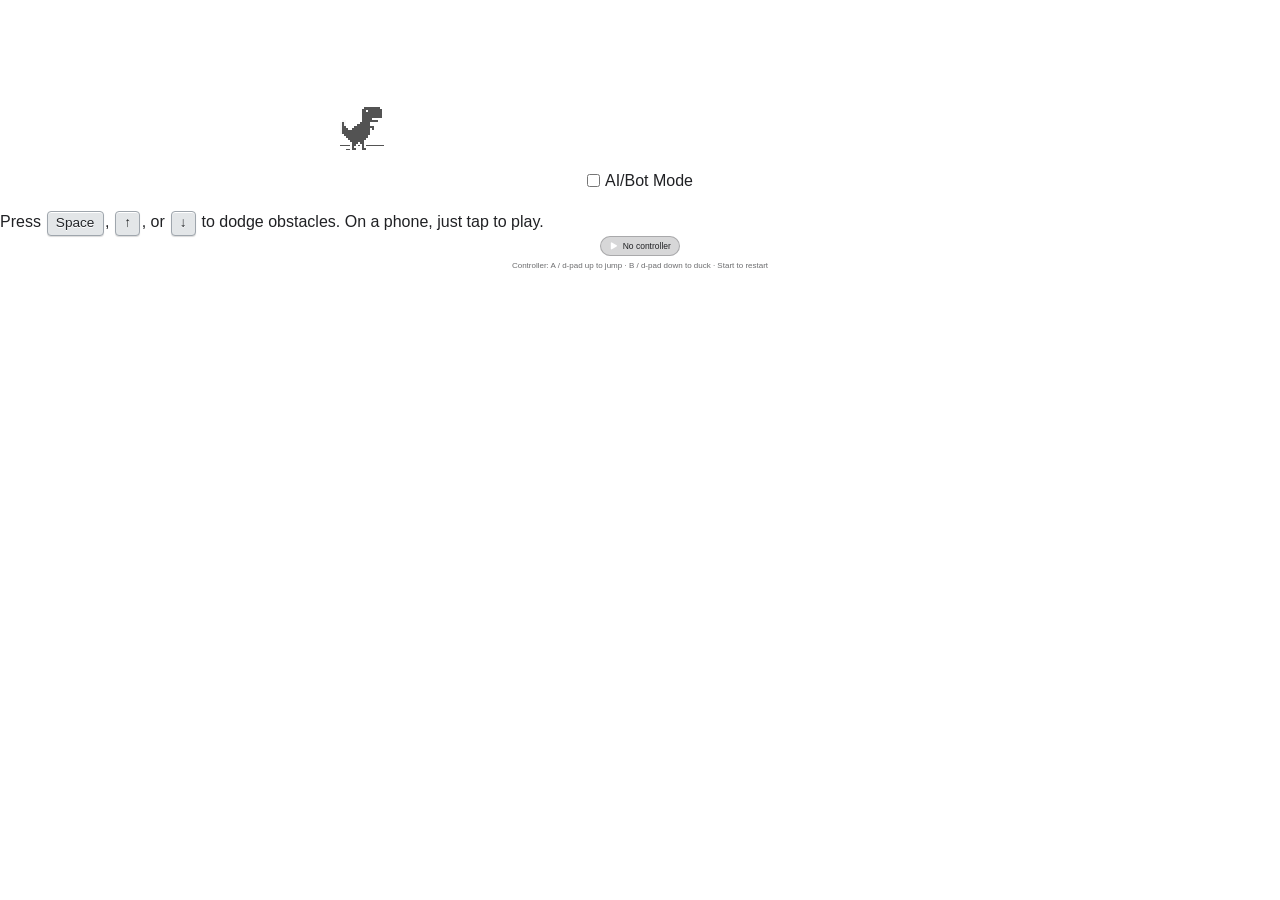
<file: dinosaur-game/index.html>
<!doctype html>
<html class="offline" dir="ltr" lang="en">
<head>
<meta charset="utf-8">
<meta name="viewport" content="width=device-width,initial-scale=1">
<title>Chrome Dinosaur Game</title>
<link rel="apple-touch-icon" sizes="76x76" href="../assets/p/dinosaur-game/apple-touch-icon.png">
<link rel="icon" type="image/png" sizes="32x32" href="../assets/p/dinosaur-game/favicon-32x32.png">
<link rel="icon" type="image/png" sizes="16x16" href="../assets/p/dinosaur-game/favicon-16x16.png">
<link rel="manifest" href="../assets/p/dinosaur-game/site.webmanifest">
<link rel="stylesheet" href="../assets/p/s.CMRlIXzc.css">
<link rel="stylesheet" href="../assets/p/s.WCdx8v8H.css">
<link rel="stylesheet" href="../assets/p/game-controls.css">
</head>
<body id="t" class="neterror viewport-popup">
<div class="stage">
<div class="viewport viewport-initialized prepare-transition visible">
<div id="main-frame-error" class="interstitial-wrapper">
<div id="main-content"><div class="icon icon-offline" style="visibility:hidden"></div></div>
<div class="options"><label for="botStatus" class="bot-control-hidden" title="Enable AI/Bot Mode for automatic jumping and ducking."><input type="checkbox" id="botStatus"><span class="bot-ask">AI/Bot Mode</span></label></div>
</div>
<div id="offline-resources"><img id="offline-resources-1x" data-dino-src="../assets/p/dinosaur-game/img/default_100_percent/offline/100-offline-sprite.png"><img id="offline-resources-2x" data-dino-src="../assets/p/dinosaur-game/img/default_200_percent/offline/200-offline-sprite.png"><div id="audio-resources"><audio id="offline-sound-press" data-dino-src="../assets/p/dinosaur-game/sounds/press.mp3" preload="none"></audio><audio id="offline-sound-hit" data-dino-src="../assets/p/dinosaur-game/sounds/hit.mp3" preload="none"></audio><audio id="offline-sound-reached" data-dino-src="../assets/p/dinosaur-game/sounds/reached.mp3" preload="none"></audio></div></div>
<div class="game-info"><p class="game-des">Press <kbd>Space</kbd>, <kbd>&uarr;</kbd>, or <kbd>&darr;</kbd> to dodge obstacles. On a phone, just tap to play.</p></div>
<div class="g-controls">
<button type="button" class="pad-btn" data-pad-toggle data-connected="false" aria-label="Controller status" title="Connect a controller, then press A / d-pad up to play">
<svg aria-hidden="true" focusable="false"><use href="../assets/p/s.CMsbPynt.svg#play"/></svg>
<span data-pad-label>No controller</span>
</button>
<span class="g-controls-label">Controller: A / d-pad up to jump &middot; B / d-pad down to duck &middot; Start to restart</span>
</div>
<div class="hidden-texts"><span class="ai-auto-play">AI auto-play:</span><span class="current-page">You are here</span></div>
<script>!function(){var currTrexGame="classic";window.currTrexGame=currTrexGame}()</script>
<script>!function(){const e={spriteGroups:{base:[{id:"offline-resources-1x",src:"../assets/p/dinosaur-game/img/default_100_percent/offline/100-offline-sprite.png"},{id:"offline-resources-2x",src:"../assets/p/dinosaur-game/img/default_200_percent/offline/200-offline-sprite.png"}],birthday:[],alt:[]},audio:[{id:"offline-sound-press",src:"../assets/p/dinosaur-game/sounds/press.mp3"},{id:"offline-sound-hit",src:"../assets/p/dinosaur-game/sounds/hit.mp3"},{id:"offline-sound-reached",src:"../assets/p/dinosaur-game/sounds/reached.mp3"}],classicToggle:{states:[{iconSrc:"../assets/p/dinosaur-game/img/santa.svg",alt:"Santa Runner",spriteByScale:{"1x":"../assets/p/dinosaur-game/img/default_100_percent/offline/100-offline-sprite.png","2x":"../assets/p/dinosaur-game/img/default_200_percent/offline/200-offline-sprite.png"}},{iconSrc:"../assets/p/dinosaur-game/img/dino.svg",alt:"Chrome Dino",spriteByScale:{"1x":"../assets/p/dinosaur-game/img/default_100_percent/offline/100-santa-sprite.png","2x":"../assets/p/dinosaur-game/img/default_200_percent/offline/200-santa-sprite.png"}}],warmupImages:["../assets/p/dinosaur-game/img/dino.svg"],warmupSpriteByScale:{"1x":"../assets/p/dinosaur-game/img/default_100_percent/offline/100-santa-sprite.png","2x":"../assets/p/dinosaur-game/img/default_200_percent/offline/200-santa-sprite.png"}}},s={states:[{iconSrc:"../assets/p/dinosaur-game/img/santa.svg",alt:"Santa Runner",spriteByScale:{"1x":"../assets/p/dinosaur-game/img/default_100_percent/offline/100-offline-sprite.png","2x":"../assets/p/dinosaur-game/img/default_200_percent/offline/200-offline-sprite.png"}},{iconSrc:"../assets/p/dinosaur-game/img/dino.svg",alt:"Chrome Dino",spriteByScale:{"1x":"../assets/p/dinosaur-game/img/default_100_percent/offline/100-santa-sprite.png","2x":"../assets/p/dinosaur-game/img/default_200_percent/offline/200-santa-sprite.png"}}],warmupImages:["../assets/p/dinosaur-game/img/dino.svg"],warmupSpriteByScale:{"1x":"../assets/p/dinosaur-game/img/default_100_percent/offline/100-santa-sprite.png","2x":"../assets/p/dinosaur-game/img/default_200_percent/offline/200-santa-sprite.png"}};{var a=window.__elgoogDinoResources||(window.__elgoogDinoResources={});e;var t,t=(t="object"==typeof e?e:{}).spriteGroups&&"object"==typeof t.spriteGroups?t.spriteGroups:{};const r=a.stageState||(a.stageState={});var i=e=>Array.isArray(e)?e:[];const n=i(t.base),o=i(t.birthday),p=i(t.alt),g=(s,"object"==typeof s?s:null),f=(e,s)=>{var s="string"==typeof e?{id:e,src:s}:e;return s&&"string"==typeof s.id?(e=document.getElementById(s.id),s="string"==typeof s.src&&0<s.src.trim().length?s.src.trim():e?.dataset?.dinoSrc?.trim(),e&&s&&e.getAttribute("src")!==s&&(e.setAttribute("data-dino-src",s),e.setAttribute("src",s),"function"==typeof e.load)&&e.load(),e):null},l=()=>1<window.devicePixelRatio?"2x":"1x",c=e=>{const s=l();e.forEach(e=>{"string"==typeof e?.id&&e.id.endsWith(s)&&f(e)})},u=e=>{"string"==typeof e&&0!==e.trim().length&&((new Image).src=e)},d=e=>{var s;r[e]||(r[e]=!0,"load"===e?(c(n),c(o),c(p)):"cta"===e&&g&&(e=Array.isArray(g.warmupImages)?g.warmupImages:[],s=g.warmupSpriteByScale&&"object"==typeof g.warmupSpriteByScale?g.warmupSpriteByScale:{},e.forEach(u),u(s[l()])))};a.runStage=d,a.syncResourceElement=f,a.prepareInitialResources=()=>{d("load")},a.warmClassicToggleAssets=()=>{d("cta")},a.applyClassicToggleState=e=>{var e=e&&"object"==typeof e.spriteByScale?e.spriteByScale:null;e&&(f("offline-resources-1x",e["1x"]),f("offline-resources-2x",e["2x"]),e=window.Runner?.instance_)&&"function"==typeof e.reloadImages&&(e.reloadImages("offline-resources-1x"),e.reloadImages("offline-resources-2x"))}}}()</script>
<script src="../assets/p/dinosaur-game/js/neterror.0a3e41470337.js"></script>
<script src="../assets/p/dinosaur-game/js/offline.42e934a09116.js"></script>
<script src="../assets/p/dinosaur-game/js/offline-sprite-definitions.abcb4e22dee8.js"></script>
<script src="../assets/p/dinosaur-game/js/load_time_data.5cd975dd0a2d.js"></script>
<script>!function(){var e={dinoGameA11yGameOver:"Game over, your score is $1.",dinoGameA11yHighScore:"Your highest score is $1.",dinoGameA11yJump:"Jump!",dinoGameA11ySpeedToggle:"Start slower",dinoGameA11yStartGame:"Game started.",iconClass:"icon-offline",dinoGameA11yAriaLabel:"Chrome Dinosaur Game"};"function"==typeof window.loadTimeData?.replaceData?window.loadTimeData.replaceData(e):window.loadTimeData.data=e}()</script>
<script src="../assets/p/dinosaur-game/js/index.0c3babea1852.js"></script>
<script src="../assets/js/game-controls.js"></script>
</div>
</div>
</body>
</html>
</file>
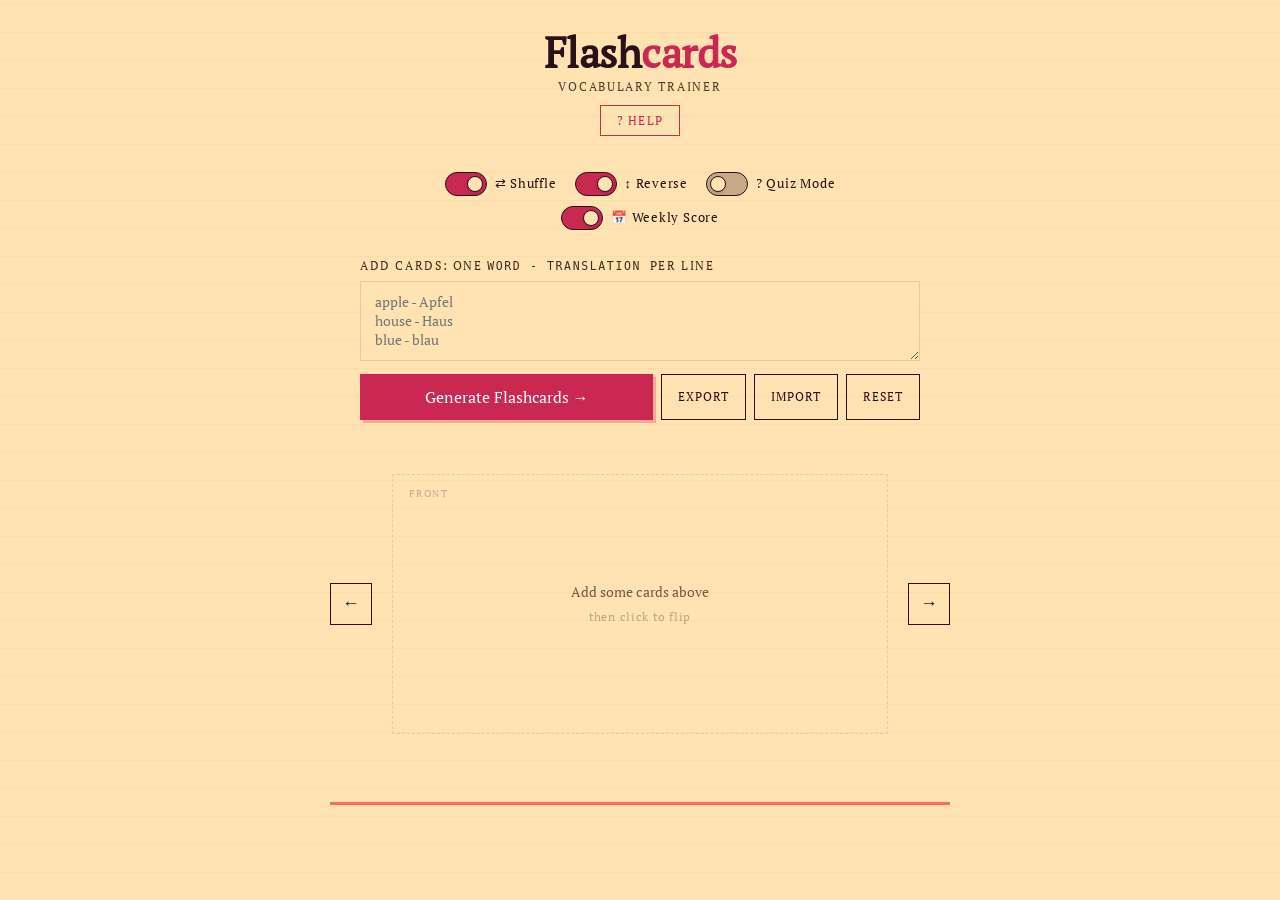
<file: flashcards/index.html>
<!DOCTYPE html>
<html lang="en">
<head>
<meta charset="UTF-8"/>
<meta name="viewport" content="width=device-width, initial-scale=1.0"/>
<title>Flashcards</title>
<style>
@font-face {
  font-family: 'PTSerif';
  src: url('[data-uri]') format('truetype');
  font-weight: normal; font-style: normal;
}
:root {
  --ink: #2a1018;
  --paper: #FFE3B3;
  --card-front: #282828;
  --card-back: #282828;
  --accent: #CA2851;
  --accent2: #FF6766;
  --accent3: #FFB173;
  --rule: #f5c88a;
  --know: #2ecc71;
  --learning: #e74c3c;
}
*,*::before,*::after{box-sizing:border-box;margin:0;padding:0}
body{
  font-family:'PTSerif',serif;
  background:var(--paper);
  color:var(--ink);
  min-height:100vh;
  display:flex;flex-direction:column;align-items:center;
  padding:32px 16px 60px;
  background-image:repeating-linear-gradient(0deg,transparent,transparent 27px,rgba(255,177,115,0.3) 28px);
}
header{text-align:center;margin-bottom:36px;position:relative}
header h1{font-family:'PTSerif',serif;font-size:2.6rem;letter-spacing:-0.5px;line-height:1}
header span{color:var(--accent)}
header p{margin-top:4px;font-size:0.78rem;letter-spacing:0.14em;text-transform:uppercase;color:#5a3a2a}
.help-btn{margin-top:10px;padding:6px 16px;border:1.5px solid var(--accent);background:transparent;color:var(--accent);font-family:'PTSerif',serif;font-size:0.78rem;letter-spacing:0.1em;text-transform:uppercase;cursor:pointer;transition:background 0.15s,color 0.15s}
.help-btn:hover{background:var(--accent);color:#fff}
/* ── Mode toggles ── */
.mode-bar{display:flex;gap:10px 18px;flex-wrap:wrap;justify-content:center;margin-bottom:28px;max-width:560px;width:100%}
.toggle-row{display:flex;align-items:center;gap:8px;cursor:pointer;user-select:none;-webkit-user-select:none}
.toggle-switch{position:relative;display:inline-block;width:42px;height:24px;flex-shrink:0;background:#c8aa88;border:1.5px solid var(--ink);border-radius:12px;transition:background 0.22s}
.toggle-switch.active{background:var(--accent)}
.toggle-knob{position:absolute;top:3px;left:3px;width:16px;height:16px;border-radius:50%;background:var(--paper);border:1.5px solid var(--ink);transition:transform 0.22s cubic-bezier(0.4,0,0.2,1);box-shadow:0 1px 3px rgba(0,0,0,0.18)}
.toggle-switch.active .toggle-knob{transform:translateX(18px)}
.toggle-label{font-family:'PTSerif',serif;font-size:0.8rem;letter-spacing:0.06em;color:var(--ink);white-space:nowrap}
/* ── Input ── */
.input-section{width:100%;max-width:560px;margin-bottom:44px}
.input-label{font-size:0.72rem;letter-spacing:0.14em;text-transform:uppercase;font-weight:500;color:#4a2a1a;margin-bottom:8px;display:block}
.bulk-area textarea{width:100%;min-height:80px;padding:10px 14px;font-family:'PTSerif',serif;font-size:0.9rem;border:1.5px solid var(--rule);background:var(--paper);color:var(--ink);resize:vertical;outline:none;transition:border-color 0.15s}
.bulk-area textarea:focus{border-color:var(--ink)}
.btn-row{display:flex;gap:8px;margin-top:8px;flex-wrap:wrap}
.btn-generate{flex:1;padding:12px;background:var(--accent);color:#fff;border:none;font-family:'PTSerif',serif;font-size:1rem;cursor:pointer;box-shadow:3px 3px 0 rgba(202,40,81,0.3);transition:transform 0.1s,box-shadow 0.1s}
.btn-generate:hover{transform:translate(-1px,-1px);box-shadow:4px 4px 0 rgba(202,40,81,0.35)}
.btn-secondary{padding:12px 16px;background:transparent;color:var(--ink);border:1.5px solid var(--ink);font-family:'PTSerif',serif;font-size:0.78rem;letter-spacing:0.08em;text-transform:uppercase;cursor:pointer;transition:background 0.15s,color 0.15s;white-space:nowrap}
.btn-secondary:hover{background:var(--ink);color:var(--paper)}
.deck-info{margin-top:10px;font-size:0.76rem;color:#6a4a3a;text-align:center}
/* ── Card ── */
.card-area{display:flex;align-items:center;gap:20px;width:100%;max-width:620px}
.nav-btn{background:transparent;border:1.5px solid var(--ink);width:42px;height:42px;display:flex;align-items:center;justify-content:center;cursor:pointer;font-size:1.1rem;transition:background 0.15s,color 0.15s;flex-shrink:0;color:var(--ink)}
.nav-btn:hover:not(:disabled){background:var(--accent);color:var(--paper);border-color:var(--accent)}
.nav-btn:disabled{opacity:0.25;cursor:default}
.card-wrapper{flex:1;perspective:1000px;height:260px}
.card{width:100%;height:100%;position:relative;transform-style:preserve-3d;transition:transform 0.5s cubic-bezier(0.45,0,0.55,1);cursor:pointer}
.card.flipped{transform:rotateY(180deg)}
.card.no-click{cursor:default}
.card-face{position:absolute;inset:0;backface-visibility:hidden;-webkit-backface-visibility:hidden;display:flex;flex-direction:column;align-items:center;justify-content:center;padding:28px;box-shadow:5px 5px 0 var(--accent);border:1.5px solid var(--accent)}
.card-front{background:var(--card-front);color:#ffffff}
.card-back{background:var(--card-back);color:#FFE3B3;transform:rotateY(180deg)}
.card-face .tag{position:absolute;top:12px;left:16px;font-size:0.62rem;letter-spacing:0.18em;text-transform:uppercase;opacity:0.4}
.card-face .word{font-family:'PTSerif',serif;font-size:clamp(1.4rem,4.5vw,2.2rem);text-align:center;line-height:1.2}
.card-face .sub{margin-top:8px;font-size:0.75rem;opacity:0.45;letter-spacing:0.06em}
.card-counter{position:absolute;bottom:12px;right:16px;font-size:0.68rem;opacity:0.35;font-variant-numeric:tabular-nums}
.empty-card .card-face{background:transparent;border-style:dashed;border-color:var(--rule);box-shadow:none;color:#7a5a4a}
.empty-card .word{font-size:0.9rem}
/* ── Rating ── */
.rating-bar{display:flex;gap:10px;margin-top:14px;width:100%;max-width:620px;justify-content:center}
.rating-bar.hidden{visibility:hidden}
.btn-rate{flex:1;max-width:200px;padding:10px 0;border:none;font-family:'PTSerif',serif;font-size:0.85rem;letter-spacing:0.06em;cursor:pointer;transition:opacity 0.15s,transform 0.1s;font-weight:500}
.btn-know{background:var(--know);color:#fff}
.btn-learning{background:var(--learning);color:#fff}
.btn-rate:hover{opacity:0.88;transform:translateY(-1px)}
.btn-rate:disabled{opacity:0.35;cursor:default;transform:none}
/* ── Quiz ── */
.quiz-options{display:grid;grid-template-columns:1fr 1fr;gap:8px;width:100%;max-width:620px;margin-top:14px}
.quiz-option{padding:10px 16px;border:1.5px solid var(--ink);background:var(--paper);color:var(--ink);font-family:'PTSerif',serif;font-size:0.9rem;cursor:pointer;text-align:center;transition:background 0.15s}
.quiz-option:hover{background:rgba(42,16,24,0.07)}
.quiz-option.correct{background:var(--know);color:#fff;border-color:var(--know)}
.quiz-option.wrong{background:var(--learning);color:#fff;border-color:var(--learning)}
.quiz-option:disabled{cursor:default}
/* ── Progress ── */
.progress-track{width:100%;max-width:620px;margin-top:16px;height:3px;background:var(--rule)}
.progress-fill{height:100%;background:var(--accent2);transition:width 0.3s ease}
.card-status{margin-top:10px;font-size:0.72rem;letter-spacing:0.1em;text-transform:uppercase;color:#6a4a3a;text-align:center}
/* ── Stats overlay ── */
.stats-overlay{display:none;position:fixed;inset:0;background:rgba(42,16,24,0.55);z-index:100;align-items:center;justify-content:center}
.stats-overlay.show{display:flex}
.stats-box{background:var(--paper);border:2px solid var(--ink);padding:40px 48px;text-align:center;max-width:380px;width:90%;box-shadow:6px 6px 0 var(--accent)}
.stats-box h2{font-family:'PTSerif',serif;font-size:2rem;margin-bottom:6px}
.stats-box p{color:#5a3a2a;font-size:0.85rem;margin-bottom:24px;letter-spacing:0.04em}
.stats-numbers{display:flex;justify-content:center;gap:32px;margin-bottom:28px}
.stat-item{text-align:center}
.stat-num{font-family:'PTSerif',serif;font-size:2.4rem;line-height:1}
.stat-num.know-color{color:var(--know)}
.stat-num.learn-color{color:var(--learning)}
.stat-num.skip-color{color:#9a7a6a}
.stat-label{font-size:0.68rem;letter-spacing:0.12em;text-transform:uppercase;color:#6a4a3a;margin-top:4px}
.btn-restart{width:100%;padding:13px;background:var(--accent);color:#fff;border:none;font-family:'PTSerif',serif;font-size:1rem;cursor:pointer;margin-bottom:8px}
.btn-restart:hover{background:#a81f40}
.btn-again{width:100%;padding:10px;background:transparent;color:var(--ink);border:1.5px solid var(--ink);font-family:'PTSerif',serif;font-size:0.82rem;letter-spacing:0.08em;text-transform:uppercase;cursor:pointer}
.btn-again:hover{background:var(--ink);color:var(--paper)}
/* ── Weekly score ── */
.weekly-wrap{width:100%;max-width:560px;margin-top:36px}
.weekly-wrap h3{font-family:'PTSerif',serif;font-size:0.95rem;color:#4a2a1a;margin-bottom:10px}
.weekly-chart{display:flex;gap:6px;align-items:flex-end;height:56px}
.week-bar-col{display:flex;flex-direction:column;align-items:center;gap:3px;flex:1}
.week-bar{width:100%;background:var(--accent2);min-height:3px;transition:height 0.3s}
.week-bar.empty{background:var(--rule);min-height:3px}
.week-label{font-size:0.6rem;letter-spacing:0.1em;text-transform:uppercase;color:#7a5a4a}
.week-pct{font-size:0.62rem;color:#5a3a2a}
/* ── Deck list ── */
.deck-list{margin-top:36px;width:100%;max-width:560px}.deck-list-header{display:flex;align-items:center;justify-content:space-between;cursor:pointer;padding:6px 0;border-bottom:1.5px solid var(--rule);margin-bottom:0}.deck-list-header span{font-family:'PTSerif',serif;font-size:0.95rem;color:#4a2a1a}.deck-toggle-btn{background:none;border:none;cursor:pointer;font-size:1.1rem;color:#9a7a6a;padding:4px 8px;line-height:1;opacity:0.6}.deck-toggle-btn:hover{opacity:1}.deck-body{overflow:hidden;transition:max-height 0.3s ease;max-height:0}.deck-body.open{max-height:300px}
.deck-list h3{font-family:'PTSerif',serif;font-size:0.95rem;margin-bottom:10px;color:#4a2a1a}
.deck-items{display:flex;flex-direction:column;gap:5px;max-height:200px;overflow-y:auto}
.deck-item{display:flex;justify-content:space-between;align-items:center;padding:7px 12px;border:1px solid var(--rule);background:var(--paper);font-size:0.83rem}
.deck-item .pair{flex:1}
.deck-item .pair strong{font-weight:500}
.deck-item .pair span{color:#6a4a3a;margin-left:8px}
.deck-item button{background:none;border:none;cursor:pointer;color:#9a7a6a;font-size:0.78rem;padding:2px 6px;transition:color 0.15s}
.deck-item button:hover{color:var(--accent)}
/* ── Tutorial ── */
.tutorial-overlay{display:none;position:fixed;inset:0;background:rgba(42,16,24,0.6);z-index:200;align-items:flex-start;justify-content:center;padding:16px;overflow-y:auto;-webkit-overflow-scrolling:touch}
.tutorial-overlay.show{display:flex}
.tutorial-box{position:relative;background:var(--paper);border:2px solid var(--ink);box-shadow:6px 6px 0 var(--accent);padding:32px 28px 28px;width:100%;max-width:460px;margin:auto}
.tutorial-close{position:absolute;top:12px;right:14px;background:none;border:none;font-size:1.1rem;cursor:pointer;color:var(--ink);opacity:0.5;padding:6px 8px;min-width:36px;min-height:36px;display:flex;align-items:center;justify-content:center}
.tutorial-close:hover{opacity:1}
.tutorial-title{font-family:'PTSerif',serif;font-size:1.6rem;margin-bottom:20px;color:var(--ink)}
.tut-section{display:flex;gap:14px;align-items:flex-start;margin-bottom:16px}
.tut-icon{flex-shrink:0;width:36px;height:36px;background:var(--ink);color:var(--paper);display:flex;align-items:center;justify-content:center;font-size:0.85rem;letter-spacing:-0.02em}
.tut-section strong{display:block;font-size:0.9rem;letter-spacing:0.04em;margin-bottom:3px;color:var(--ink)}
.tut-section p{font-size:0.83rem;color:#5a3a2a;line-height:1.5}
.tut-section code{font-size:0.8rem;background:rgba(42,16,24,0.08);padding:1px 5px}
.tut-section em{color:var(--accent);font-style:normal}
kbd{display:inline-block;border:1.5px solid var(--ink);padding:1px 6px;font-family:'PTSerif',serif;font-size:0.75rem;border-radius:2px;background:var(--paper)}
.tut-divider{border:none;border-top:1px solid var(--rule);margin:16px 0}
/* ── Mobile ── */
@media (max-width:480px){
  body{padding:20px 12px 60px}
  header h1{font-size:2rem}
  .mode-bar{gap:6px}
  .toggle-label{font-size:0.7rem}
  .btn-row{flex-wrap:wrap}
  .btn-secondary{font-size:0.72rem;padding:10px 12px}
  .card-wrapper{height:220px}
  .card-face .word{font-size:clamp(1.2rem,6vw,1.8rem)}
  .card-area{gap:10px}
  .nav-btn{width:36px;height:36px;font-size:1rem}
  .btn-rate{font-size:0.8rem;padding:12px 0}
  .tutorial-box{padding:28px 18px 22px}
  .tutorial-title{font-size:1.3rem}
  .tut-section p{font-size:0.8rem}
  .stats-box{padding:28px 20px}
  .stats-numbers{gap:18px}
  .stat-num{font-size:1.8rem}
}
@keyframes shake{
  0%,100%{transform:translateX(0)}
  20%{transform:translateX(-6px)}
  40%{transform:translateX(6px)}
  60%{transform:translateX(-4px)}
  80%{transform:translateX(4px)}
}
</style>
</head>
<body>

<header>
  <h1>Flash<span>cards</span></h1>
  <p>vocabulary trainer</p>
  <button class="help-btn" onclick="openTutorial()" title="How to use">? Help</button>
</header>

<!-- Mode toggles -->
<div class="mode-bar">
  <label class="toggle-row" onclick="toggleMode('shuffle')">
    <span class="toggle-switch" id="btn-shuffle"><span class="toggle-knob"></span></span>
    <span class="toggle-label">⇄ Shuffle</span>
  </label>
  <label class="toggle-row" onclick="toggleMode('reverse')">
    <span class="toggle-switch" id="btn-reverse"><span class="toggle-knob"></span></span>
    <span class="toggle-label">↕ Reverse</span>
  </label>
  <label class="toggle-row" onclick="toggleMode('quiz')">
    <span class="toggle-switch" id="btn-quiz"><span class="toggle-knob"></span></span>
    <span class="toggle-label">? Quiz Mode</span>
  </label>
  <label class="toggle-row" onclick="toggleMode('weeklyscore')">
    <span class="toggle-switch" id="btn-weeklyscore"><span class="toggle-knob"></span></span>
    <span class="toggle-label">📅 Weekly Score</span>
  </label>
</div>

<!-- Input -->
<section class="input-section">
  <label class="input-label">Add cards: one <code> word - translation </code> per line</label>
  <div class="bulk-area">
    <textarea id="bulk-input" placeholder="apple - Apfel&#10;house - Haus&#10;blue - blau"></textarea>
    <div class="btn-row">
      <button class="btn-generate" onclick="generateFromBulk()">Generate Flashcards →</button>
      <button class="btn-secondary" onclick="exportDeck()">Export</button>
      <button class="btn-secondary" onclick="importDeck()">Import</button>
      <button class="btn-secondary" onclick="resetDeck()">Reset</button>
    </div>
  </div>
  <p class="deck-info" id="deck-info"></p>
</section>

<!-- Card viewer -->
<div class="card-area">
  <button class="nav-btn" id="btn-prev" onclick="prevCard()">&#8592;</button>
  <div class="card-wrapper">
    <div class="card empty-card" id="card" onclick="flipCard()">
      <div class="card-face card-front">
        <span class="tag">front</span>
        <p class="word">Add some cards above</p>
        <p class="sub">then click to flip</p>
      </div>
      <div class="card-face card-back">
        <span class="tag">back</span>
        <p class="word">—</p>
      </div>
    </div>
  </div>
  <button class="nav-btn" id="btn-next" onclick="nextCard()">&#8594;</button>
</div>

<!-- Rating buttons -->
<div class="rating-bar hidden" id="rating-bar">
  <button class="btn-rate btn-know" onclick="rateCard('know')">✓ Know it</button>
  <button class="btn-rate btn-learning" onclick="rateCard('learning')">✗ Still learning</button>
</div>

<!-- Quiz options -->
<div class="quiz-options" id="quiz-options" style="display:none"></div>

<div class="progress-track"><div class="progress-fill" id="progress-fill"></div></div>
<p class="card-status" id="card-status"></p>

<!-- Session stats overlay -->
<div class="stats-overlay" id="stats-overlay">
  <div class="stats-box">
    <h2>Session Done!</h2>
    <p id="stats-subtitle">Here's how you did:</p>
    <div class="stats-numbers">
      <div class="stat-item"><div class="stat-num know-color" id="stat-know">0</div><div class="stat-label">Know it</div></div>
      <div class="stat-item"><div class="stat-num learn-color" id="stat-learn">0</div><div class="stat-label">Learning</div></div>
      <div class="stat-item"><div class="stat-num skip-color" id="stat-skip">0</div><div class="stat-label">Skipped</div></div>
    </div>
    <button class="btn-restart" onclick="startSession()">Restart Session</button>
    <button class="btn-again" onclick="closeStats()">Review Deck</button>
  </div>
</div>

<!-- Weekly score -->
<div class="weekly-wrap" id="weekly-wrap" style="display:none">
  <h3>This Week</h3>
  <div class="weekly-chart" id="weekly-chart"></div>
</div>

<!-- Deck list -->
<div class="deck-list" id="deck-list" style="display:none">
  <div class="deck-list-header" onclick="toggleDeckPreview()">
    <span>Deck</span>
    <button class="deck-toggle-btn" id="deck-toggle-btn" title="Show/hide deck">✎</button>
  </div>
  <div class="deck-body" id="deck-body">
    <div class="deck-items" id="deck-items" style="margin-top:8px"></div>
  </div>
</div>

<!-- Tutorial overlay -->
<div class="tutorial-overlay" id="tutorial-overlay" onclick="closeTutorialOutside(event)">
  <div class="tutorial-box" id="tutorial-box">
    <button class="tutorial-close" onclick="closeTutorial()">✕</button>
    <h2 class="tutorial-title">How it works</h2>
    <div class="tut-section"><div class="tut-icon">⇄</div><div><strong>Shuffle</strong><p>Randomises card order each session so you don't memorise the sequence.</p></div></div>
    <div class="tut-section"><div class="tut-icon">↕</div><div><strong>Reverse</strong><p>Each card is randomly shown either word→translation or translation→word, so you practice both directions.</p></div></div>
    <div class="tut-section"><div class="tut-icon">?</div><div><strong>Quiz Mode</strong><p>Shows 4 answer choices instead of flipping. Pick the correct translation — scored automatically.</p></div></div>
    <div class="tut-divider"></div>
    <div class="tut-section"><div class="tut-icon">✓✗</div><div><strong>Self-rating</strong><p>After flipping, tap <em>Know it</em> or <em>Still learning</em>. Keyboard: <kbd>↑</kbd> Know it · <kbd>↓</kbd> Still learning.</p></div></div>
    <div class="tut-section"><div class="tut-icon">📊</div><div><strong>Session Stats</strong><p>When you reach the last card a summary pops up with your score. Restart or keep reviewing.</p></div></div>
    <div class="tut-section"><div class="tut-icon">📅</div><div><strong>Weekly Score</strong><p>Your daily % is saved as a cookie and shown as a bar chart. Toggle off to disable tracking.</p></div></div>
    <div class="tut-divider"></div>
    <div class="tut-section"><div class="tut-icon">↓↑</div><div><strong>Import &amp; Export</strong><p><em>Export</em> saves your deck as a <code>.txt</code> file. <em>Import</em> loads a previously exported file.</p></div></div>
    <div class="tut-section"><div class="tut-icon">⌨</div><div><strong>Keyboard</strong><p><kbd>←</kbd> <kbd>→</kbd> navigate · <kbd>Space</kbd> flip · <kbd>↑</kbd> Know it · <kbd>↓</kbd> Still learning · <kbd>Esc</kbd> close dialogs</p></div></div>
    <button class="btn-restart" style="margin-top:24px" onclick="closeTutorial()">Got it!</button>
  </div>
</div>

<script>
// ── State ──
let deck = [];
let session = null;
let modes = { shuffle: true, reverse: true, quiz: false, weeklyscore: true };

// ── Mode toggles ──
function toggleMode(m) {
  modes[m] = !modes[m];
  document.getElementById('btn-' + m).classList.toggle('active', modes[m]);
  saveModeCookie();
  if (m === 'weeklyscore') { updateWeeklyChart(); return; }
  if (session && deck.length) startSession();
}

// ── Parse ──
function parsePair(line) {
  const match = line.match(/^(.+?)\s*[-:]\s*(.+)$/);
  return match ? { word: match[1].trim(), trans: match[2].trim() } : null;
}

// ── Generate ──
function generateFromBulk() {
  const raw = document.getElementById('bulk-input').value;
  const parsed = raw.split('\n').map(l => l.trim()).filter(Boolean).map(parsePair).filter(Boolean);
  if (!parsed.length) { shake(document.querySelector('.bulk-area')); return; }
  deck = [...deck, ...parsed];
  document.getElementById('bulk-input').value = '';
  startSession();
  renderDeckList(true);
}

// ── Session ──
function shuffleArr(arr) {
  const a = [...arr];
  for (let i = a.length - 1; i > 0; i--) {
    const j = Math.floor(Math.random() * (i + 1));
    [a[i], a[j]] = [a[j], a[i]];
  }
  return a;
}

function startSession() {
  if (!deck.length) return;
  let cards = deck.map((c, i) => ({ ...c, deckIdx: i }));
  if (modes.shuffle) cards = shuffleArr(cards);
  if (modes.reverse) cards = cards.map(c => Math.random() < 0.5
    ? { word: c.trans, trans: c.word, deckIdx: c.deckIdx }
    : { ...c });
  session = { cards, current: 0, flipped: false, ratings: new Array(cards.length).fill(null) };
  renderCard();
  updateWeeklyChart();
  document.getElementById('stats-overlay').classList.remove('show');
}

// ── Card rendering ──
function renderCard() {
  if (!session || !deck.length) { renderEmpty(); return; }
  const cardEl = document.getElementById('card');
  const c = session.cards[session.current];
  session.flipped = false;
  cardEl.style.transition = 'none';
  cardEl.classList.remove('flipped', 'empty-card', 'no-click');
  cardEl.offsetHeight; // force reflow
  cardEl.style.transition = '';

  if (modes.quiz) {
    cardEl.classList.add('no-click');
    renderQuiz(c);
    hideRatingBar();
  } else {
    showQuizOptions(false);
    hideRatingBar();
  }

  // front
  cardEl.querySelector('.card-front .word').textContent = c.word;
  const sub = cardEl.querySelector('.card-front .sub');
  if (sub) sub.textContent = modes.quiz ? 'pick the correct translation' : 'tap to reveal';
  // back
  cardEl.querySelector('.card-back .word').textContent = c.trans;

  // counter
  let ctr = cardEl.querySelector('.card-counter');
  if (!ctr) { ctr = document.createElement('span'); ctr.className = 'card-counter'; cardEl.querySelector('.card-front').appendChild(ctr); }
  ctr.textContent = (session.current + 1) + ' / ' + session.cards.length;

  // progress
  document.getElementById('progress-fill').style.width = ((session.current + 1) / session.cards.length * 100) + '%';
  document.getElementById('card-status').textContent = 'Card ' + (session.current + 1) + ' of ' + session.cards.length;
  document.getElementById('deck-info').textContent = deck.length + ' card' + (deck.length !== 1 ? 's' : '') + ' in deck';
  document.getElementById('btn-prev').disabled = session.current === 0;
  document.getElementById('btn-next').disabled = session.current === session.cards.length - 1;
}

function renderEmpty() {
  const cardEl = document.getElementById('card');
  session = null;
  cardEl.style.transition = 'none';
  cardEl.classList.add('empty-card');
  cardEl.classList.remove('flipped','no-click');
  cardEl.offsetHeight;
  cardEl.style.transition = '';
  cardEl.querySelector('.card-front .word').textContent = 'Add some cards above';
  const sub = cardEl.querySelector('.card-front .sub');
  if (sub) sub.textContent = 'then click to flip';
  cardEl.querySelector('.card-back .word').textContent = '—';
  const ctr = cardEl.querySelector('.card-counter');
  if (ctr) ctr.textContent = '';
  document.getElementById('progress-fill').style.width = '0%';
  document.getElementById('card-status').textContent = '';
  document.getElementById('deck-info').textContent = '';
  document.getElementById('btn-prev').disabled = true;
  document.getElementById('btn-next').disabled = true;
  hideRatingBar();
  showQuizOptions(false);
}

// ── Flip ──
function flipCard() {
  if (!session || deck.length === 0 || modes.quiz) return;
  if (session.flipped) return; // already flipped, wait for rating
  session.flipped = true;
  document.getElementById('card').classList.add('flipped');
  showRatingBar();
}

// ── Rating ──
function showRatingBar() {
  const bar = document.getElementById('rating-bar');
  bar.classList.remove('hidden');
  bar.querySelectorAll('.btn-rate').forEach(b => b.disabled = false);
}
function hideRatingBar() { document.getElementById('rating-bar').classList.add('hidden'); }

function rateCard(rating) {
  if (!session) return;
  session.ratings[session.current] = rating;
  recordScore(rating === 'know');
  document.getElementById('rating-bar').querySelectorAll('.btn-rate').forEach(b => b.disabled = true);
  advanceSession();
}

function advanceSession() {
  if (session.current >= session.cards.length - 1) {
    // End of session
    setTimeout(showStats, 300);
  } else {
    session.current++;
    renderCard();
  }
}

// ── Navigation ──
function prevCard() {
  if (!session || session.current <= 0) return;
  session.current--;
  renderCard();
}
function nextCard() {
  if (!session || session.current >= session.cards.length - 1) return;
  session.current++;
  renderCard();
}

// ── Quiz mode ──
function renderQuiz(card) {
  const others = deck.filter(c => c.trans !== card.trans && c.word !== card.trans);
  const wrong = shuffleArr(others).slice(0, 3).map(c => modes.reverse ? c.word : c.trans);
  while (wrong.length < 3) wrong.push('—');
  const options = shuffleArr([card.trans, ...wrong]);
  showQuizOptions(true, options, card.trans);
}

function showQuizOptions(show, options, correct) {
  const el = document.getElementById('quiz-options');
  el.style.display = show ? 'grid' : 'none';
  if (!show) return;
  el.innerHTML = '';
  options.forEach(opt => {
    const btn = document.createElement('button');
    btn.className = 'quiz-option';
    btn.textContent = opt;
    btn.onclick = () => handleQuizAnswer(btn, opt === correct, correct);
    el.appendChild(btn);
  });
}

function handleQuizAnswer(btn, isCorrect, correct) {
  const allBtns = document.querySelectorAll('.quiz-option');
  allBtns.forEach(b => {
    b.disabled = true;
    if (b.textContent === correct) b.classList.add('correct');
  });
  if (!isCorrect) btn.classList.add('wrong');
  session.ratings[session.current] = isCorrect ? 'know' : 'learning';
  recordScore(isCorrect);
  setTimeout(advanceSession, 900);
}

// ── Stats ──
function showStats() {
  updateWeeklyChart();
  const ratings = session.ratings;
  const know = ratings.filter(r => r === 'know').length;
  const learn = ratings.filter(r => r === 'learning').length;
  const skip = ratings.filter(r => r === null).length;
  document.getElementById('stat-know').textContent = know;
  document.getElementById('stat-learn').textContent = learn;
  document.getElementById('stat-skip').textContent = skip;
  const pct = session.cards.length ? Math.round(know / session.cards.length * 100) : 0;
  document.getElementById('stats-subtitle').textContent = pct + '% correct — ' + know + ' of ' + session.cards.length + ' cards';
  document.getElementById('stats-overlay').classList.add('show');
}
function closeStats() {
  document.getElementById('stats-overlay').classList.remove('show');
}

// ── Deck management ──
function removeCard(i) {
  deck.splice(i, 1);
  if (deck.length) startSession(); else renderEmpty();
  renderDeckList();
}
function renderDeckList(collapse) {
  const listEl = document.getElementById('deck-list');
  const itemsEl = document.getElementById('deck-items');
  if (!deck.length) { listEl.style.display = 'none'; return; }
  listEl.style.display = 'block';
  // Auto-collapse when called with collapse=true (new deck generated)
  if (collapse) {
    document.getElementById('deck-body').classList.remove('open');
  }
  itemsEl.innerHTML = '';
  deck.forEach((c, i) => {
    const row = document.createElement('div');
    row.className = 'deck-item';
    row.innerHTML = `<div class="pair"><strong>${esc(c.word)}</strong><span>— ${esc(c.trans)}</span></div><button onclick="removeCard(${i})" title="Remove">✕</button>`;
    itemsEl.appendChild(row);
  });
}
function toggleDeckPreview() {
  document.getElementById('deck-body').classList.toggle('open');
}
function esc(s) { return s.replace(/&/g,'&amp;').replace(/</g,'&lt;').replace(/>/g,'&gt;'); }

function resetDeck() {
  if (!deck.length) return;
  if (!confirm('Reset the entire deck?')) return;
  deck = []; session = null;
  document.getElementById('bulk-input').value = '';
  renderEmpty();
  renderDeckList();
  updateWeeklyChart();
}

// ── Import / Export ──
function exportDeck() {
  if (!deck.length) return;
  const text = deck.map(c => c.word + ' - ' + c.trans).join('\n');
  const a = document.createElement('a');
  a.href = 'data:text/plain;charset=utf-8,' + encodeURIComponent(text);
  a.download = 'flashcards.txt';
  a.click();
}
function importDeck() {
  const input = document.createElement('input');
  input.type = 'file';
  input.accept = '.txt';
  input.onchange = e => {
    const file = e.target.files[0];
    if (!file) return;
    const reader = new FileReader();
    reader.onload = ev => {
      const parsed = ev.target.result.split('\n').map(l => l.trim()).filter(Boolean).map(parsePair).filter(Boolean);
      if (!parsed.length) { alert('No valid cards found.\nFormat: word - translation'); return; }
      deck = [...deck, ...parsed];
      startSession();
      renderDeckList();
    };
    reader.readAsText(file);
  };
  input.click();
}

// ── Weekly stats (cookies) ──
function getTodayKey() {
  return ['Sun','Mon','Tue','Wed','Thu','Fri','Sat'][new Date().getDay()];
}
function getWeek() {
  return ['Sun','Mon','Tue','Wed','Thu','Fri','Sat'];
}
function setCookie(name, val, days) {
  const d = new Date(); d.setTime(d.getTime() + days * 864e5);
  document.cookie = name + '=' + encodeURIComponent(val) + ';expires=' + d.toUTCString() + ';path=/';
}
function getCookie(name) {
  const v = document.cookie.split(';').map(c => c.trim()).find(c => c.startsWith(name + '='));
  return v ? decodeURIComponent(v.split('=')[1]) : null;
}
function getWeeklyStats() {
  try { return JSON.parse(getCookie('fc_weekly') || '{}'); } catch { return {}; }
}
function recordScore(correct) {
  if (!modes.weeklyscore) return;
  const stats = getWeeklyStats();
  const today = getTodayKey();
  if (!stats[today]) stats[today] = { c: 0, t: 0 };
  stats[today].t++;
  if (correct) stats[today].c++;
  setCookie('fc_weekly', JSON.stringify(stats), 7);
  updateWeeklyChart();
}
function updateWeeklyChart() {
  const wrap = document.getElementById('weekly-wrap');
  if (!modes.weeklyscore) { wrap.style.display = 'none'; return; }
  const chart = document.getElementById('weekly-chart');
  const stats = getWeeklyStats();
  const days = getWeek();
  const todayIdx = new Date().getDay();
  // show if any data
  const hasData = days.some(d => stats[d] && stats[d].t > 0);
  if (!hasData) { wrap.style.display = 'none'; return; }
  wrap.style.display = 'block';
  chart.innerHTML = '';
  days.forEach((day, idx) => {
    const s = stats[day] || { c: 0, t: 0 };
    const pct = s.t ? Math.round(s.c / s.t * 100) : 0;
    const isToday = idx === todayIdx;
    const col = document.createElement('div');
    col.className = 'week-bar-col';
    const barH = s.t ? Math.max(6, pct * 0.5) : 3;
    col.innerHTML = `
      <div class="week-pct">${s.t ? pct + '%' : ''}</div>
      <div class="week-bar${!s.t ? ' empty' : ''}" style="height:${barH}px;${isToday ? 'background:var(--accent)' : ''}"></div>
      <div class="week-label" style="${isToday ? 'color:var(--accent);font-weight:bold' : ''}">${day}</div>
    `;
    chart.appendChild(col);
  });
}

// ── Mode cookie ──
function saveModeCookie() {
  setCookie('fc_modes', JSON.stringify(modes), 365);
}
function loadModeCookie() {
  try {
    const saved = JSON.parse(getCookie('fc_modes') || 'null');
    if (saved) Object.assign(modes, saved);
  } catch(e) {}
}

// ── Init toggle states ──
loadModeCookie();
Object.entries(modes).forEach(([m, on]) => {
  const el = document.getElementById('btn-' + m);
  if (el) el.classList.toggle('active', on);
});

function openTutorial() {
  document.getElementById('tutorial-overlay').classList.add('show');
  document.body.style.overflow = 'hidden';
}
function closeTutorial() {
  document.getElementById('tutorial-overlay').classList.remove('show');
  document.body.style.overflow = '';
}
function closeTutorialOutside(e) {
  if (e.target === document.getElementById('tutorial-overlay')) closeTutorial();
}
document.addEventListener('keydown', e => {
  if (e.key === 'Escape') closeTutorial();
});

function shake(el) {
  el.style.animation = 'none'; el.offsetHeight;
  el.style.animation = 'shake 0.35s ease';
  setTimeout(() => el.style.animation = '', 400);
}

// ── Keyboard ──
document.addEventListener('keydown', e => {
  if (e.target.tagName === 'INPUT' || e.target.tagName === 'TEXTAREA') return;
  if (e.key === 'ArrowLeft') prevCard();
  if (e.key === 'ArrowRight') nextCard();
  if ((e.key === ' ' || e.key === 'Enter') && !modes.quiz) { e.preventDefault(); flipCard(); }
  if (e.key === 'ArrowUp') rateCard('know');
  if (e.key === 'ArrowDown') rateCard('learning');
});

// ── Tutorial ──
function openTutorial() {
  document.getElementById('tutorial-overlay').classList.add('show');
  document.body.style.overflow = 'hidden';
}
function closeTutorial() {
  document.getElementById('tutorial-overlay').classList.remove('show');
  document.body.style.overflow = '';
}
function closeTutorialOutside(e) {
  if (e.target === document.getElementById('tutorial-overlay')) closeTutorial();
}
document.addEventListener('keydown', e => {
  if (e.key === 'Escape') closeTutorial();
});
</script>
</body>
</html>
</file>
<file: assets/p/s.CMRlIXzc.css>
:root{--termly-theme-mask-background:#000000c0;--main-theme-color:#fff;--main-elements-color:#000;--ui-focus-ring-color:#4285f4;--ui-focus-ring-width:2px;--ui-focus-ring-offset:2px;--ui-motion-feedback-duration:.15s;--ui-motion-control-duration:.2s;--g-bg-color:#fff;--g-text-color:#222;--g-link-color:#1a0dab;--ui-link-color:#0067d4;--g-border-color:#dfe1e5;--g-menu-w-bg-clor:#eee;--g-menu-w-text-hover-color:#174b24;--g-search-border-color:#dfe1e5;--g-search-border-hover-color:#dfe1e500;--g-search-hover-shadow:0 1px 6px #20212447;--g-button-bg-color:#f8f9fa;--g-button-boder-color:#f8f9fa;--g-button-boder-hover-color:#dadce0;--g-button-hover-color:#202124;--g-footer-bg-color:#f2f2f2;--g-modal-bg:#000000b3;--menu-overlay-bg:#00000073;--menu-overlay-filter:blur(2px);--g-menu-scrollbar-width:0px;--g-text-hover-color:#000;--g-faq-tooltip-bg-color:#333333e6;--g-faq-link-color:#333333e6;--g-faq-overlay-color:#797979b3;--ds-shadow-overlay:0px 8px 12px #091e4226, 0px 0px 1px #091e424f;--tr-468-shadow:0px 1px 6px #0000001a, 0px -1px 6px #0000001a, 1px 0px 6px #0000001a, -1px 0px 6px #0000001a;--hue:223;--bg:hsl(var(--hue),10%,100%);--fg:hsl(var(--hue),10%,0%);--primary:hsl(var(--hue),90%,55%);--primaryT:hsla(var(--hue),90%,55%,0);--transDur:.3s;--g-font-family:-apple-system, BlinkMacSystemFont, "Segoe UI Variable", "Segoe UI", Roboto, "Noto Sans", Arial, sans-serif;--g-font-family-g-content:Arial,sans-serif;--g-fixedsys-font-family:"FixedsysExcelsior301Regular", monospace;--g-font-htag-bold:500;--nav-arrow-stroke-color:#757575;--c-gray-100:#fbf8f2;--c-gray-200:#fcfdfe;--c-gray-300:#e9ebec;--c-gray-400:#e3e4ea;--c-gray-500:#5f5f5f;--c-gray-900:#1d1d1d;--c-blue-300:#a8dee2;--c-blue-500:#2ab3c0;--c-green-500:#80b895;--c-green-300:#bad5ca;--c-red-500:#ea605e;--c-yellow-300:#f8e0b1;--c-yellow-500:#f9bc73;--rotation:-3deg;--timeline-color:#80808040}.g-dark{--ui-focus-ring-color:#8ab4f8;--g-bg-color:#181a1b;--g-text-color:#d3cfc9;--g-link-color:#8ab4f8;--ui-link-color:#8ab4f8;--g-border-color:#5f6368;--g-menu-w-bg-clor:#0d0d0d;--g-menu-w-text-hover-color:#fff;--g-search-border-color:#383d3f;--g-search-border-hover-color:#383d3f;--g-search-hover-shadow:0 0 2px 0 #ffffff29, 0 0 0 1px #ffffff14;--g-button-bg-color:#1b1e1f;--g-button-boder-color:#323638;--g-button-boder-hover-color:var(--g-button-boder-color);--g-button-hover-color:#c0bab2;--g-footer-bg-color:#1f2223;--g-modal-bg:#464646e6;--menu-overlay-bg:#000000b3;--g-text-hover-color:#fff;--g-faq-tooltip-bg-color:var(--g-text-color);--ds-shadow-overlay:inset 0px 0px 0px 1px #bcd6f01f, 0px 8px 12px #0304045c, 0px 0px 1px #03040480;--tr-468-shadow:var(--ds-shadow-overlay,0 8px 16px -4px #091e4240, 0 0 0 1px #091e4214);--nav-arrow-stroke-color:#9aa0a6}:root{--button-bg:#007bff;--button-hover-bg:#0056b3}.g-dark{--button-bg:#0056b3;--button-hover-bg:#003a75}@view-transition{navigation:auto}@keyframes move-out{0%{opacity:1;transform:translateY(0)}to{opacity:.5;transform:translateY(-35%)}}@keyframes move-in{0%{clip-path:polygon(0% 100%,100% 100%,100% 100%,0% 100%)}to{clip-path:polygon(0% 100%,100% 100%,100% 0%,0% 0%)}}::view-transition-old(root){animation:1s cubic-bezier(.87,0,.13,1) both move-out}::view-transition-new(root){animation:1s cubic-bezier(.87,0,.13,1) both move-in}:root{--bg-primary:#f4f4f4;--bg-secondary:#f8f9fa;--bg-grid:#f0f0f0;--bg-tertiary:#f1f3f4;--nav-scroll-bg:#c3c3c340;--text-primary:#333;--text-secondary:#494949;--google-blue:#4285f4;--google-red:#db4437;--google-yellow:#f4b400;--google-green:#0f9d58;--hover-overlay:#0000000d;--active-overlay:#0000001a;--nav-bg:#fff9;--nav-bg-dark:#1a1a1a99;--card-bg:#fbfbfb;--card-border:#e0e0e0;--shadow-sm:0 2px 4px #0000000d;--shadow-md:0 4px 6px #0000001a;--shadow-lg:0 10px 15px #0000001a;--shadow-xl:0 20px 25px #00000026;--shadow-hover:0 8px 32px #00000026;--shadow-nav:0 8px 32px #0000001a;--transition-fast:.15s ease;--transition-normal:.3s ease;--transition-slow:.5s ease;--transition-all:all var(--transition-normal);--transition-transform:transform var(--transition-normal);--spacing-xs:.8rem;--spacing-sm:1.6rem;--spacing-md:2.4rem;--spacing-lg:3.2rem;--spacing-xl:4.8rem;--container-width:1200px;--radius-sm:4px;--radius-md:8px;--radius-lg:16px;--radius-5xl:50px;--nav-height:8rem}.g-dark{--bg-primary:#1a1a1a;--bg-secondary:#2d2d2d;--bg-grid:#333;--bg-tertiary:#333;--nav-scroll-bg:#9e9e9e40;--text-primary:#fff;--text-secondary:#ddd;--nav-bg:var(--nav-bg-dark);--card-bg:#2d2d2d;--card-border:#404040;--hover-overlay:#ffffff0d;--active-overlay:#ffffff1a}:lang(zh-CN){--g-font-family:"Noto Sans SC", "Noto Sans CJK SC", "PingFang SC", "Hiragino Sans GB", "Microsoft YaHei", "Source Han Sans SC", sans-serif;--g-font-family-specific:inherit;--g-fixedsys-font-family:inherit}:lang(zh-TW){--g-font-family:"Noto Sans TC", "Noto Sans CJK TC", "PingFang TC", "Hiragino Sans TC", "Microsoft JhengHei", "Source Han Sans TC", sans-serif;--g-font-family-specific:inherit;--g-fixedsys-font-family:inherit}:lang(ja){--g-font-family:"Noto Sans JP", "Noto Sans CJK JP", "Hiragino Sans", "Hiragino Kaku Gothic ProN", "Yu Gothic UI", "Yu Gothic", Meiryo, "Source Han Sans", sans-serif;--g-font-family-specific:inherit;--g-fixedsys-font-family:inherit}:lang(ko){--g-font-family:"Noto Sans KR", "Noto Sans CJK KR", "Apple SD Gothic Neo", "Malgun Gothic", "Nanum Gothic", "Source Han Sans K", sans-serif;--g-font-family-specific:inherit;--g-fixedsys-font-family:inherit}:lang(ar){--g-font-family:"Noto Naskh Arabic",  system-ui, -apple-system,  "Al Nile", "Baghdad",  "Al Bayan",  "Segoe UI", Tahoma,  sans-serif;--g-font-family-specific:inherit;--g-fixedsys-font-family:inherit}strong{font-weight:var(--g-font-htag-bold)}body{font-family:var(--g-font-family)}body,.search-wrapper,.footer,.g-home-search__field-shell,.g-home-footer,input,button{transition:background .6s ease-in-out,background-color .6s ease-in-out,color .3s ease-in-out,border-color .3s ease-in-out,box-shadow .3s ease-in-out}.visuallyhidden{clip:rect(0 0 0 0);border:0;width:.1rem;height:.1rem;margin:-.1rem;padding:0;position:absolute;overflow:hidden}kbd{color:#232629;overflow-wrap:break-word;text-shadow:0 1px #fff;cursor:pointer;background-color:#e3e6e8;border:1px solid #9fa6ad;border-radius:4px;margin:0 .1em;padding:.1em .6em;font-family:inherit;font-size:.85em;line-height:1.5;display:inline-block;box-shadow:0 1px 1px #0c0d0e26,inset 0 1px #fff}kbd:hover,kbd:hover *{background:#ccc}kbd:active,kbd:active *{box-shadow:inset 1px 1px #ddd}html{box-sizing:border-box;font-size:62.5%}*,:before,:after{box-sizing:inherit}html,body{height:100%}body{background-color:var(--g-bg-color);color:var(--g-text-color);font-size:1.6rem}html,body,div,object,iframe,h1,h2,h3,h4,h5,h6,p,blockquote,ol,ul,li,form,legend,label,table,header,footer,nav,section,figure{margin:0;padding:0}header,footer,nav,section,article,hgroup,figure{display:block}img{box-sizing:content-box;border:0}ul,ol,dl{margin-block:0;padding-inline-start:0;list-style:none}fieldset,img,input,button,textarea{border:none}:where(a[href],button,input,select,textarea,[tabindex]):focus-visible{outline:var(--ui-focus-ring-width) solid var(--ui-focus-ring-color);outline-offset:var(--ui-focus-ring-offset)}a,a:link,a:hover,a:visited,a:active{text-decoration:none}i{font-style:normal!important}button,input,optgroup,select,textarea{margin:0;font-family:inherit;font-size:100%;line-height:1.15}[dir=rtl] ul li a[href*=əๅɓoo⅁]:not(:has(*)){direction:ltr;unicode-bidi:isolate}[dir=rtl] ul li a[href*=əๅɓoo⅁]:not(:has(*)):before{float:right;direction:rtl}ul li a.gspring{word-wrap:break-word}.this-host{user-select:none}.this-host:before{content:"@"}@media (hover:hover) and (pointer:fine){.this-host{filter:blur(2px);transition:all .2s}.this-host:hover{filter:blur()}}@media (prefers-reduced-motion:reduce){@view-transition{navigation:none}body,.search-wrapper,.footer,.g-home-search__field-shell,.g-home-footer,input,button{transition:none!important}}[dir=rtl] input,[dir=rtl] textarea,[dir=rtl] select{text-align:right}:root{--stage-menu-size:65px}.viewport{background:var(--g-bg-color);opacity:0;pointer-events:none;visibility:hidden;transition:transform .3s,opacity .3s,background .3s ease-in-out,background-color .3s ease-in-out;display:none;transform:scale(.95)}.viewport.prepare-transition{visibility:visible;display:block}.viewport.visible{opacity:1;pointer-events:auto;min-height:100%;transition:transform 1s,opacity 1s,background .3s ease-in-out,background-color .3s ease-in-out;transform:none}.page-init-error[hidden]{display:none}.page-init-error{z-index:10000;inset-inline:1.6rem;box-sizing:border-box;border:1px solid var(--g-border-color);background:var(--g-bg-color);width:fit-content;max-width:44rem;max-height:70vh;color:var(--g-text-color);text-align:start;border-radius:.5rem;margin-inline:auto;padding:2rem;font:1.6rem/1.5 Arial,sans-serif;position:fixed;top:20%;overflow:auto;box-shadow:0 4px 24px #0003}.page-init-error p{margin:0 0 1rem}.page-init-error__actions{flex-wrap:wrap;gap:.75rem;display:flex}.page-init-error button{background:var(--g-bg-color);min-height:44px;color:var(--g-text-color);font:inherit;cursor:pointer;border:1px solid;border-radius:.25rem;padding:.5rem 1rem}.page-init-error:focus-visible,.page-init-error button:focus-visible{outline:var(--ui-focus-ring-width) solid var(--ui-focus-ring-color);outline-offset:var(--ui-focus-ring-offset)}.nav-arrow{z-index:10000;cursor:pointer;position:relative}.nav-arrow .arrow{--nav-arrow-size:70px;width:var(--nav-arrow-size);height:var(--nav-arrow-size);text-align:start;-webkit-tap-highlight-color:transparent;z-index:1000;text-decoration:none;display:block;position:fixed;top:50%}.nav-arrow .arrow[hidden],.nav-arrow a.arrow:not([href]){display:none}.nav-arrow .arrow-prev{--nav-arrow-sign:1;transform:translate(calc(-20px * var(--nav-arrow-sign)), -50%);inset-inline-start:0}.nav-arrow .arrow-next{--nav-arrow-sign:-1;transform:translate(calc(-20px * var(--nav-arrow-sign)), -50%);inset-inline-end:0}[dir=rtl] .nav-arrow .arrow-prev{--nav-arrow-sign:-1}[dir=rtl] .nav-arrow .arrow-next{--nav-arrow-sign:1}.nav-arrow .arrow-icon-wrap{width:var(--nav-arrow-size);height:var(--nav-arrow-size);pointer-events:none;display:block;position:absolute;top:50%;transform:translateY(-50%)}.nav-arrow .arrow-prev .arrow-icon-wrap{inset-inline-start:-21px}.nav-arrow .arrow-next .arrow-icon-wrap{inset-inline-end:-21px}.nav-arrow .arrow:before,.nav-arrow .arrow:after,.nav-arrow .arrow-icon-wrap:before,.nav-arrow .arrow-icon-wrap:after{background:var(--nav-arrow-stroke-color);content:"";-webkit-transition:-webkit-transform .3s;outline:1px solid #0000;width:3px;height:50%;transition:transform .3s;position:absolute;left:50%}.nav-arrow .arrow-icon-wrap:before,.nav-arrow .arrow-icon-wrap:after{z-index:100;-webkit-transition:height .3s,-webkit-transform .3s;background:#fff;height:0;transition:height .3s,transform .3s}.nav-arrow .arrow:before,.nav-arrow .arrow-icon-wrap:before{transform:translateX(-50%) rotate(calc(-135deg * var(--nav-arrow-sign)));transform-origin:50% 0;top:50%}.nav-arrow .arrow:after,.nav-arrow .arrow-icon-wrap:after{transform:translateX(-50%) rotate(calc(-45deg * var(--nav-arrow-sign)));transform-origin:calc(50% - 50% * var(--nav-arrow-sign)) 0;top:50%}.nav-arrow .arrow:is(:hover,:active,:focus-visible) .arrow-icon-wrap:before,.nav-arrow .arrow:is(:hover,:active,:focus-visible) .arrow-icon-wrap:after{height:50%}.nav-arrow .arrow:is(:hover,:active,:focus-visible):before,.nav-arrow .arrow:is(:hover,:active,:focus-visible) .arrow-icon-wrap:before{transform:translateX(-50%) rotate(calc(-155deg * var(--nav-arrow-sign)))}.nav-arrow .arrow:is(:hover,:active,:focus-visible):after,.nav-arrow .arrow:is(:hover,:active,:focus-visible) .arrow-icon-wrap:after{transform:translateX(-50%) rotate(calc(-25deg * var(--nav-arrow-sign)))}.nav-arrow .main-w{z-index:1;box-sizing:border-box;overflow-wrap:anywhere;opacity:0;-webkit-transition:-webkit-transform .3s,opacity .3s;visibility:hidden;pointer-events:none;background:#000;border:1px solid #888;width:min(440px,100vw - 8px);min-height:130px;padding:20px;transition:transform .3s,opacity .3s;position:absolute;top:50%;overflow:hidden;box-shadow:0 0 2px #888}.nav-arrow .arrow-prev .main-w{transform:translateY(-50%) translateX(calc(-100% * var(--nav-arrow-sign))) scale(.75);border-start-end-radius:10px;border-end-end-radius:10px;padding:15px 20px 20px;padding-inline-start:50px;inset-inline-start:20px}.nav-arrow .arrow-next .main-w{transform:translateY(-50%) translateX(calc(-100% * var(--nav-arrow-sign))) scale(.75);border-start-start-radius:10px;border-end-start-radius:10px;padding:15px 20px 20px;padding-inline-end:50px;inset-inline-end:20px}.nav-arrow .main-w>span:first-child{white-space:normal;text-align:center;color:#999;letter-spacing:1px;font-weight:var(--g-font-htag-bold);border-bottom:1px solid #ddd;padding-bottom:5px;font-size:.9em;display:block}.nav-arrow .main-w>span:first-child>span:first-child:after{content:": "}.nav-arrow__title{font-weight:var(--g-font-htag-bold);color:#fff;font-size:1.2em;display:inline}.nav-arrow__description{font-weight:var(--g-font-htag-bold);text-align:center;text-wrap:pretty;margin:0;font-size:1.1em;font-style:italic;display:block}.nav-arrow__description:first-letter{font-size:1.2em;font-weight:var(--g-font-htag-bold)}.nav-arrow__description{color:#419d78}.nav-arrow .arrow:is(:hover,:active,:focus-visible) .main-w{visibility:visible;pointer-events:auto;opacity:1;transform:translateY(-50%)translate(0)scale(1)}@media (width<=811px){.nav-arrow .arrow-prev{display:none}}@media (width<=768px){.nav-arrow .arrow{--nav-arrow-size:50px}.nav-arrow .arrow-next .main-w{padding-inline-end:30px}.nav-arrow .arrow-prev .main-w{padding-inline-start:30px}.nav-arrow .main-w{width:min(350px,100vw - 8px);min-height:120px}.nav-arrow__title,.nav-arrow__description{font-size:1em}}@media (width<=768px) and (prefers-reduced-motion:no-preference){.nav-arrow{animation:4s ease-in-out infinite hide-show}.nav-arrow:hover,.nav-arrow:has(.arrow:is(:active,:focus-visible)){animation:none}}@keyframes hide-show{0%,15%,to{visibility:hidden;opacity:0}30%,85%{visibility:visible;opacity:1}}@media (prefers-reduced-motion:reduce){.nav-arrow .arrow:before,.nav-arrow .arrow:after,.nav-arrow .arrow-icon-wrap:before,.nav-arrow .arrow-icon-wrap:after,.nav-arrow .main-w{transition:none}}.menu-button{width:var(--stage-menu-size);height:var(--stage-menu-size);inset-inline-start:0;z-index:10001;user-select:none;color:var(--g-text-color);text-align:start;line-height:1.5;display:none;position:absolute;top:0}.menu-button .menu-label{top:-2px;cursor:pointer;z-index:10002;background:0 0;border:none;width:100%;height:100%;position:absolute;inset-inline-start:-2px;transform:scale(.8)}.menu-button .menu-label:focus-visible{outline:var(--ui-focus-ring-width) solid var(--ui-focus-ring-color);outline-offset:var(--ui-focus-ring-offset)}.menu-button .menu-label:after{content:"";background-color:#146eff;border-radius:50%;width:60px;height:60px;position:absolute;top:50%;left:50%;transform:translate(-50%)translateY(-50%);box-shadow:0 4px 10px #00000080}.menu-button .burger{z-index:3;width:32px;height:32px;transition:opacity .5s cubic-bezier(.19,1,.22,1);position:absolute;top:50%;left:50%;transform:translate(-50%)translateY(-50%)}.menu-button .burger:before,.menu-button .burger .bar,.menu-button .burger:after{content:"";background:#fff;border-radius:30px;width:100%;height:20%;transition:all .5s cubic-bezier(.19,1,.22,1);position:absolute;left:0}.menu-button .burger .bar{background-color:#0f4;top:39%}.menu-button .burger:before{transform-origin:0 0;background-color:#ea4435;top:0}.menu-button .burger:after{transform-origin:0 100%;background-color:#fbbc06;bottom:0}.menu-button .burger:before{transition:transform .4s;animation:2s infinite button-style}.menu-button .burger .bar{animation:2s .16s infinite button-style}.menu-button .burger:after{transition:transform .4s;animation:2s .32s infinite button-style}@keyframes button-style{0%,40%,36%{width:32px}11.25%{width:8px}}.menu-button .menu-label:hover:after{transition:box-shadow .5s;box-shadow:.4px .4px .8px #0000000b,1px 1px 2px #00000010,1.9px 1.9px 3.8px #00000013,3.4px 3.4px 6.7px #00000017,6.3px 6.3px 12.5px #0000001c,15px 15px 30px #00000026}.menu-button .menu-label:hover .menu-tooltip{opacity:.9;transition:opacity .5s}.menu-button .menu-tooltip{font-weight:var(--g-font-htag-bold);white-space:nowrap;color:#000;pointer-events:none;user-select:none;opacity:0;background-color:#000;border-radius:5rem;margin-top:18px;margin-left:50%;padding:.4rem .96rem;position:absolute;box-shadow:0 1.5rem 3.5rem #32325d1a,0 .5rem 1.5rem #00000012}.menu-button .menu-tooltip span:first-child{color:#ea4435}.menu-button .menu-tooltip span:nth-child(2){color:#05ff43}.menu-button .menu-tooltip span:nth-child(3){color:#fbbc06}.menu-button .menu-tooltip span:nth-child(4){color:#166eff}@media (hover:none),(pointer:coarse){.menu-button .menu-tooltip,.menu-button .menu-label:hover .menu-tooltip{display:none}.menu-button .menu-label:hover .burger .bar,.menu-button .menu-label:hover .burger:before,.menu-button .menu-label:hover .burger:after{animation:none}}body.menu-open{overflow:hidden!important}body.menu-open .menu-button{display:block;position:fixed}body.menu-open .menu-label .burger:before,body.menu-open .menu-label .burger:after{width:141.42%;animation:none}body.menu-open .menu-label .burger:before{transform:rotate(45deg)translateY(-50%)}body.menu-open .menu-label .burger:after{transform:rotate(-45deg)translateY(50%)}body.menu-open .menu-label .burger .bar{animation:none;transform:scale(.1)}body.menu-open .menu-overlay{pointer-events:auto;display:flex}body.menu-open .menu-overlay #menu-w{content-visibility:visible;visibility:visible;opacity:1;pointer-events:auto;transform:translateY(0)}body.menu-open .menu-overlay #menu-w.is-active .col{transition:opacity .3s;animation:.8s forwards fade-in-stagger;transform:translateY(2rem)}@supports not (scrollbar-gutter:stable){body.menu-open{padding-inline-end:var(--g-menu-scrollbar-width,0px)}}.stage-theme-toggle[data-theme-toggle]{--theme-toggle-size:26px;padding:8px}.back-button{cursor:pointer;top:calc(var(--stage-menu-size) + 5px);width:35px;height:35px;display:none;position:absolute;left:8px}.viewport-popup .back-button{display:block}.back-button .back-btn{color:#fff;cursor:pointer;background-color:#a650ee;border:none;border-radius:50%;justify-content:center;align-items:center;width:100%;height:100%;text-decoration:none;transition:all .3s;display:flex;position:relative;box-shadow:0 .4rem 1rem #00000080}.back-button .back-tooltip{color:#fff;white-space:nowrap;opacity:0;visibility:hidden;background-color:#333333e6;border-radius:4px;padding:4px 8px;font-size:12px;font-weight:400;transition:opacity .3s,visibility .3s;position:absolute;top:120%;left:50%;transform:translate(-50%)}.back-button .back-tooltip:before{content:"";background-color:#333333e6;width:8px;height:8px;position:absolute;top:-4px;left:50%;transform:translate(-50%)rotate(45deg)}.back-button .back-btn:hover .back-tooltip{opacity:1;visibility:visible}[dir=rtl] .back-button .back-tooltip{left:auto;right:50%;transform:translate(50%)}[dir=rtl] .back-button .back-tooltip:before{left:auto;right:50%;transform:translate(50%)rotate(45deg)}.back-button .back-btn:hover{transform:scale(1.1);box-shadow:.04rem .04rem .08rem #0000000b,.1rem .1rem .2rem #00000010,.19rem .19rem .38rem #00000013,.34rem .34rem .67rem #00000017,.63rem .63rem 1.25rem #0000001c,1.5rem 1.5rem 3rem #00000026}[dir=rtl] .back-button{left:auto;right:10px}[dir=rtl] .back-btn>:is(svg,img){transform:scaleX(-1)}@media screen and (width<=800px){.back-button{transform-origin:0 0;top:calc(var(--stage-menu-size) - 10px);left:3px;transform:scale(.8)}}@media (hover:none),(pointer:coarse){.back-button .back-btn:hover{transform:none;box-shadow:0 .4rem 1rem #00000080}}.menu-button .menu-header{margin-top:1.6rem}.menu-button .menu-header .logo{align-items:center;width:fit-content;min-height:5rem;margin:0 auto;display:flex}.menu-button .menu-header .logo img,.menu-button .menu-header .logo svg{transition:transform .3s ease-in-out;overflow:visible}.menu-button .menu-header .logo span{font-size:2rem;font-weight:var(--g-font-htag-bold);color:var(--g-text-color);align-self:center;margin-inline-start:1rem;display:flex;position:relative}.menu-button .menu-header .logo span:before{content:"";background:linear-gradient(90deg,#4285f4 25%,#ea4335 25% 50%,#fbbc04 50% 75%,#34a853 75%);height:3px;transition-property:left,right;transition-duration:.3s;transition-timing-function:ease-out;position:absolute;bottom:0;left:51%;right:51%}.menu-button .menu-header .logo:hover span:before{left:0;right:0}.menu-button .menu-header .logo:hover img,.menu-button .menu-header .logo:hover svg{transform:scale(1.4)}.menu-button .menu-main{width:97%;max-width:120rem;margin-inline:auto}.menu-overlay{background-color:var(--menu-overlay-bg);-webkit-backdrop-filter:var(--menu-overlay-filter);pointer-events:none;z-index:10000;justify-content:stretch;align-items:flex-start;padding:0;transition:opacity .3s,background-color .3s,backdrop-filter .3s;display:none;position:fixed;inset:0}.menu-overlay__backdrop{cursor:pointer;background:0 0;transition:background-color .3s;position:absolute;inset:0}#menu-w{background-color:var(--g-menu-w-bg-clor);z-index:1;visibility:hidden;opacity:0;overscroll-behavior:contain;pointer-events:auto;scrollbar-gutter:stable both-edges;border-width:0 0 .1rem;border-bottom-style:solid;border-bottom-color:#401111;content-visibility:hidden;border-image-source:linear-gradient(90deg,#4285f4 25%,#ea4335 25% 50%,#fbbc04 50% 75%,#34a853 75%);border-image-slice:1;border-radius:0;width:100%;max-width:none;max-height:min(88vh,960px);margin:0 auto;padding-block:1rem;padding-inline:clamp(1.2rem,3vw,3.2rem);transition:opacity .3s,visibility .3s,transform .3s,background-color .3s;position:relative;overflow:hidden auto;transform:translateY(-1.5rem);box-shadow:0 .8rem 2.4rem #0000002e}#menu-w.is-active{box-shadow:0 .8rem 2.4rem #0000002e}@media (width<=1024px){.menu-overlay__backdrop{display:none}#menu-w{height:100dvh;max-height:100dvh;box-shadow:none;transform:none}.menu-button .menu-header{min-block-size:var(--stage-menu-size);margin-top:0;padding-inline-start:var(--stage-menu-size)}.menu-button .menu-header .logo{align-items:flex-start;max-inline-size:100%;margin-inline:0}.menu-button .menu-header .logo svg{flex-shrink:0}.menu-button .menu-header .logo span{overflow-wrap:anywhere;min-inline-size:0}}#menu-nav{clear:both;grid-template-columns:minmax(0,1fr);height:0;margin-top:1rem;padding-top:1.2rem;display:grid;position:relative;overflow:hidden}#menu-nav.is-active{background-color:var(--g-bg-color);border-radius:50px 50px 0 0;height:auto;overflow:visible}#menu-nav .col{overflow-wrap:anywhere;min-width:0;padding-bottom:4rem}#menu-nav h3{font-size:1em;font-weight:var(--g-font-htag-bold);letter-spacing:.08rem;text-align:center;border-radius:91% 9% 90% 10%/29% 82% 18% 71%;padding-top:.5rem}#menu-nav ul{flex-wrap:wrap;margin-top:1.6rem;padding:0;list-style-type:none;display:flex}#menu-nav ul li a:before{content:""counter(counter_item)". "}#menu-nav ul li.social-li a:before{content:""}#menu-nav ul li{counter-increment:counter_item;border-bottom:1px dashed #6a6a6a;width:50%;margin-bottom:.5rem;position:relative}#menu-nav li a{width:100%;color:var(--g-text-color);font-weight:400;line-height:3.5rem;text-decoration:none;transition:color .3s;display:inline-block}[dir=rtl] #menu-nav li a{text-align:right}#menu-nav li a:hover{color:#686d6e}#menu-nav .social li{float:left;width:3.2rem;height:3.2rem;margin:0 .5rem}#menu-nav .social li svg{fill:#b4b9ba;width:100%;height:100%;transition:fill .3s;display:block}#menu-nav .social li:hover svg{fill:#686d6e}#menu-w.is-active .col:first-child h3{background-color:rgb(66 133 244/var(--menu-heading-tint-alpha,.667))}#menu-w.is-active .col:nth-child(2) h3{background-color:rgb(234 67 53/var(--menu-heading-tint-alpha,.667))}#menu-w.is-active .col:nth-child(3) h3{background-color:rgb(251 188 4/var(--menu-heading-tint-alpha,.667))}#menu-w.is-active .col:nth-child(4) h3{background-color:rgb(52 168 83/var(--menu-heading-tint-alpha,.667))}.g-dark{--menu-heading-tint-alpha:.333}#menu-nav li:hover{background-color:#4285f470;border-bottom-color:#0000;border-radius:.8rem 1.5rem 1.5rem .8rem}#menu-nav .col:nth-child(2) li:hover{background-color:#ea433570}#menu-nav .col:nth-child(3) li:hover{background-color:#fbbc0470}#menu-nav .col:nth-child(4) li:hover{background-color:#34a85370}#menu-nav .col li:hover a:after{content:"➜";z-index:-1;padding-top:.2rem;font-size:2rem;line-height:3.5rem;position:absolute;right:0;transform:translate(-50%)}[dir=rtl] #menu-nav .col li:hover a:after{left:0;right:auto;transform:translate(50%)scaleX(-1)}#menu-nav .col li.social-li:hover a:after{content:""!important}#menu-nav .col li.social-li a{width:3.2rem!important}#menu-nav .col li.social-li svg:hover{transition:transform .3s;transform:scale(1.1)}#menu-nav li:hover a{font-weight:var(--g-font-htag-bold);color:var(--g-menu-w-text-hover-color);display:inline-block}#menu-nav .social-li:hover{background-color:#0000!important}#menu-nav .social-li:hover:before{content:""!important}.menu-button .social-li{text-align:center;margin-top:2rem;padding-top:1rem;border-bottom-color:#0000!important;border-radius:0!important}.menu-button .social-li a{width:3.2rem;height:3.2rem;margin:0 .5rem;display:inline-block}.menu-button .social-icon svg{width:100%;height:100%;display:block}#menu-w .menu-footer{border-top:.1rem solid;border-image-source:linear-gradient(90deg,#4285f4 25%,#ea4335 25% 50%,#fbbc04 50% 75%,#34a853 75%);border-image-slice:1;padding-top:.5rem;font-size:small}#menu-w .menu-footer .copyright{text-align:center;width:fit-content;margin:0 auto}#menu-w .menu-footer a{color:var(--ui-link-color);font-weight:var(--g-font-htag-bold);text-decoration:none;display:inline-block}#menu-w .menu-footer a:hover{background-color:#1e90ff1a}@keyframes fade-in-stagger{to{opacity:1;transform:translateY(0)}}@media screen and (width>=320px){.menu-button .gspring{letter-spacing:-.22rem}}@media screen and (width>=375px){.menu-button .gspring{letter-spacing:-.2rem}}@media screen and (width>=550px){.menu-button .menu-header .logo{margin-inline:auto}.menu-button .logo span{font-size:2.5rem}#menu-nav{grid-template-columns:repeat(2,minmax(0,1fr))}#menu-nav ul{display:block}#menu-nav ul li{width:100%}}@media screen and (width>=800px){.menu-button .menu-label{top:2px;inset-inline-start:2px;transform:scale(1)}}@media screen and (width>=768px){#menu-nav{grid-template-columns:repeat(4,minmax(0,1fr))}.menu-button .gspring{letter-spacing:-.18rem}#menu-w .col{opacity:0;padding:0 1rem}#menu-w.is-active .col:first-child{border-bottom:.2rem solid #4285f4;animation-delay:0s;box-shadow:0 .4rem .4rem #4285f425}#menu-w.is-active .col:nth-child(2){border-bottom:.2rem solid #ea4335;animation-delay:.1s;box-shadow:0 .4rem .4rem #ea433525}#menu-w.is-active .col:nth-child(3){border-bottom:.2rem solid #fbbc04;animation-delay:.2s;box-shadow:0 .4rem .4rem #fbbc0425}#menu-w.is-active .col:nth-child(4){border-bottom:.2rem solid #34a853;animation-delay:.3s;box-shadow:0 .4rem .4rem #34a85325}#menu-nav li:hover:before{visibility:visible;content:"▶";color:#4285f4;line-height:3.2rem;position:absolute;left:-1.5rem}[dir=rtl] #menu-nav li:hover:before{content:"◀";left:unset;right:-1.5rem}#menu-nav .col:nth-child(2) li:hover:before{color:#ea4335}#menu-nav .col:nth-child(3) li:hover:before{color:#fbbc04}#menu-nav .col:nth-child(4) li:hover:before{color:#34a853}#menu-w .menu-footer{border:none}}@media screen and (width>=960px){.menu-button .gspring{letter-spacing:-.05rem}}.main-title{z-index:10;max-width:80%;margin:0 auto;display:block;position:relative}@media (prefers-reduced-motion:reduce){.stage,.viewport,.menu-overlay,.menu-overlay__backdrop,#menu-w{transition:none!important}.menu-button .burger:before,.menu-button .burger .bar,.menu-button .burger:after{animation:none}body.menu-open .menu-overlay #menu-w.is-active .col{opacity:1;transition:none;animation:none;transform:none}}@media (forced-colors:active){.menu-button .burger:before,.menu-button .burger .bar,.menu-button .burger:after{forced-color-adjust:none;background:buttontext}}.main-title h1,.main-title p{display:none}.hint-w .hint{font-weight:var(--g-font-htag-bold);color:#333;background-color:#f9edbe;border-width:1px;border-color:#f0c36d;border-radius:2px;width:fit-content;margin:auto;padding:6px 14px;font-size:14px;box-shadow:0 2px 4px #0003}.viewport-popup .menu-button{display:block}.stage{min-height:100dvh;transition:background .3s ease-in-out,background-color .3s ease-in-out,color .3s ease-in-out;position:relative}.viewport.visible{width:100%;overflow:initial;z-index:unset;position:absolute;top:0;left:0}.at-custom-sidebar{z-index:999!important}[data-public-ad-slot],[data-public-ad-frame]{max-inline-size:100%}[data-public-ad-slot][data-ad-size="320x100"],[data-public-ad-frame][data-ad-size="320x100"]{inline-size:320px}[data-public-ad-slot][data-ad-size="336x280"],[data-public-ad-frame][data-ad-size="336x280"]{inline-size:336px}[data-public-ad-slot][data-ad-size="300x250"],[data-public-ad-frame][data-ad-size="300x250"]{inline-size:300px}[data-public-ad-slot][data-ad-size="728x90"],[data-public-ad-frame][data-ad-size="728x90"]{inline-size:728px}[data-public-ad-slot][data-ad-size="970x250"],[data-public-ad-frame][data-ad-size="970x250"]{inline-size:970px}[data-public-ad-frame][data-ad-size="320x100"]{block-size:100px}[data-public-ad-frame][data-ad-size="336x280"]{block-size:280px}[data-public-ad-frame][data-ad-size="300x250"]{block-size:250px}[data-public-ad-frame][data-ad-size="728x90"]{block-size:90px}[data-public-ad-frame][data-ad-size="970x250"]{block-size:250px}[data-public-ad-frame]{display:block}#tr_slot1x1,#tr_slot468{pointer-events:auto}#tr_slot468:not([data-public-ad-slot]),#tr_slot468x3,#tr_slot468x4{width:468px;max-width:100%}[lang=en] .adsbyvli>vli>vli[id^=vi_]>iframe.vliIgnore[width="970"],[lang=en] .adsbyvli>vli>vli[id^=vi_]>iframe.vliIgnore[width="728"]{height:282px}[lang=en] .adsbyvli>vli>vli[id^=vi_]>iframe.vliIgnore[width="336"]{height:315px}[lang=en] .adsbyvli>vli>vli[id^=vi_]>iframe.vliIgnore[width="320"]{min-height:216px}@media (width>=1024px){[lang=en] [data-gserp-ad-body] .adsbyvli>vli>vli[id^=vi_]>iframe.vliIgnore[width="320"]{width:600px;height:255px}}[lang=en] .adsbyvli>vli>vli[id^=vi_]>iframe.vliIgnore[width="300"]{height:295px}.adsbyvli>vli>vli[id^=vi_]:has(iframe.vliIgnore[src=about\:blank]),.adsbyvli:not([data-ad-slot^=vi]){display:none!important}.adsbyvli:empty{display:none}.g-home-ad-region :is(#tr_slot468,.vli_slot):not(:has(iframe)):has(>.adsbyvli:not([data-ad-slot^=vi])),.g-home-ad-region :is(#tr_slot468,.vli_slot):has(>.mnet-text-slot:empty),.g-home-ad-region :is(#tr_slot468,.vli_slot):has(>.mnet-text-slot>iframe[id^=_mN_main][style*="display: none"]){display:none!important}.g-dark div.mnet-text-slot iframe[id^=_mN_main]{filter:invert(.96)hue-rotate(180deg)}.mnet-text-slot{text-align:center}div[id^=mn_ovl]{display:none}#primisPlayerContainerDiv>iframe{bottom:0}[dir=rtl] .adsbyvli{direction:ltr;margin-left:auto;margin-right:auto}.easter-egg-landing nav .dropdown-content ul{flex-wrap:wrap;margin-top:1.6rem;padding:0;list-style-type:none;display:flex}.easter-egg-landing nav .dropdown-content ul li{counter-increment:counter_item;border-bottom:1px dashed #6a6a6a;width:50%;margin-bottom:.5rem;position:relative}.easter-egg-landing nav .dropdown-content ul li a{width:100%;color:var(--g-text-color);font-weight:400;line-height:3.5rem;text-decoration:none;transition:color .3s;display:inline-block}.easter-egg-landing nav .dropdown-content ul li a:hover{color:#686d6e}.easter-egg-landing nav .dropdown-content ul li:hover{background-color:#4285f470;border-bottom-color:#0000;border-radius:.8rem 1.5rem 1.5rem .8rem}.easter-egg-landing nav .dropdown:nth-child(2) .dropdown-content ul li:hover{background-color:#ea433570}.easter-egg-landing nav .dropdown:nth-child(3) .dropdown-content ul li:hover{background-color:#fbbc0470}.easter-egg-landing nav .dropdown-content ul li:hover a:after{content:"➜";z-index:-1;padding-top:.2rem;font-size:2rem;line-height:3.5rem;position:absolute;right:0;transform:translate(-50%)}.easter-egg-landing nav .dropdown-content ul li:hover a{font-weight:var(--g-font-htag-bold);color:var(--g-menu-w-text-hover-color);display:inline-block}.easter-egg-landing footer .copyright{text-align:center;width:fit-content;margin:0 auto}.easter-egg-landing footer .copyright a{color:var(--ui-link-color);font-weight:var(--g-font-htag-bold);text-decoration:none;display:inline-block}.easter-egg-landing footer .copyright a:hover{background-color:#1e90ff1a}@media screen and (width>=550px){.easter-egg-landing nav .dropdown-content ul li{width:100%}}.easter-egg-landing{overflow-wrap:break-word;background-image:linear-gradient(var(--bg-grid) 1px, transparent 1px), linear-gradient(90deg, var(--bg-grid) 1px, transparent 1px);background-size:3em 3em;flex-direction:column;min-height:100dvh;display:flex}.viewport-popup .easter-egg-landing{height:100%;display:none;overflow:hidden}.easter-egg-landing a{color:var(--ui-link-color);overflow-wrap:break-word}.easter-egg-nav{top:var(--spacing-sm);background-color:var(--nav-bg);backdrop-filter:blur(2px);z-index:1000;box-shadow:var(--shadow-nav);border-radius:var(--radius-5xl);width:90%;max-width:100rem;transition:var(--transition-all);border:1px solid #fff3;position:fixed;left:50%;transform:translate(-50%)}.viewport-popup .easter-egg-landing .easter-egg-nav{display:none}.progress-bar{bottom:0;left:calc(var(--radius-5xl) / 2);background:linear-gradient(to right, var(--google-blue), var(--google-red), var(--google-yellow), var(--google-green));z-index:1001;width:0;height:3px;transition:width var(--transition-fast) linear;position:fixed}.easter-egg-nav.scrolled{top:var(--spacing-xs);padding:calc(var(--spacing-xs) * .6) var(--spacing-sm);box-shadow:var(--shadow-nav);background-color:var(--nav-scroll-bg);backdrop-filter:blur(12px);border:1px solid #ffffff40;transform:translate(-50%)translateY(-2px)}.g-dark .easter-egg-nav.scrolled{background-color:var(--nav-scroll-bg);border:1px solid #ffffff1a}.easter-egg-nav.scrolled:hover{border-color:#ffffff4d;box-shadow:0 12px 32px #00000026}.g-dark .easter-egg-nav.scrolled:hover{background-color:#2d2d2df2}.easter-egg-nav.scrolled .easter-egg-nav__brand{font-size:1.8rem}.easter-egg-nav.scrolled .easter-egg-nav__brand img,.easter-egg-nav.scrolled .easter-egg-nav__brand svg{width:40px;height:40px}.easter-egg-nav.scrolled .easter-egg-nav__link{padding:0 var(--spacing-sm);font-size:1.5rem}.easter-egg-nav.scrolled .easter-egg-nav__link:hover:after{background:0 0}.easter-egg-nav:hover{border-color:#ffffff4d;box-shadow:0 8px 32px #00000026}.easter-egg-nav__container{max-width:100%;padding:0 var(--spacing-sm);justify-content:space-between;align-items:center;margin:0 auto;display:flex}.easter-egg-nav__brand{align-items:center;gap:var(--spacing-xs);font-weight:var(--g-font-htag-bold);font-size:2rem;text-decoration:none;display:flex}.easter-egg-nav__brand img,.easter-egg-nav__brand svg{width:50px;height:50px;transition:all var(--transition-normal)}.easter-egg-nav__brand span{background:linear-gradient(45deg, var(--google-blue), var(--google-red));color:#0000;background-clip:text}@media screen and (width<=450px){.easter-egg-nav__brand span span.notation{display:none}}@media screen and (width<=17.5em){.easter-egg-nav__brand>span{display:none}}.easter-egg-nav__brand:hover img,.easter-egg-nav__brand:hover svg{filter:drop-shadow(0 0 10px #0000001a);transform:scale(1.1)}.easter-egg-nav__brand:hover span{background:linear-gradient(45deg, var(--google-red), var(--google-blue));color:#0000;background-clip:text}.easter-egg-nav__menu-toggle{cursor:pointer;background:0 0;border:none;flex-direction:column;justify-content:space-between;width:40px;height:30px;margin-inline:auto;padding:5px;display:none;position:relative}.easter-egg-nav__menu-toggle:before{content:"";position:absolute;inset:-10px -15px}.easter-egg-nav__menu-toggle span{background-color:var(--text-secondary);width:100%;height:2px;transition:all var(--transition-normal);display:block}.easter-egg-nav__menu-toggle.active span:first-child{transform:translateY(9px)rotate(45deg)}.easter-egg-nav__menu-toggle.active span:nth-child(2){opacity:0}.easter-egg-nav__menu-toggle.active span:nth-child(3){transform:translateY(-9px)rotate(-45deg)}@media (forced-colors:active){.easter-egg-nav__menu-toggle span{forced-color-adjust:none;background:buttontext}}.easter-egg-nav__links{text-align:center;gap:var(--spacing-lg);display:flex}.easter-egg-nav__link{color:var(--text-primary);font-weight:var(--g-font-htag-bold);padding:var(--spacing-xs) var(--spacing-sm);border-radius:var(--radius-sm);transition:all var(--transition-normal);align-self:center;text-decoration:none;position:relative}.easter-egg-nav__link>.easter-egg-nav__trigger{appearance:none;color:inherit;font:inherit;cursor:pointer;justify-content:center;align-items:center;gap:var(--spacing-xs);background:0 0;border:0;width:100%;padding:0;display:flex}.easter-egg-nav__link .icon{block-size:20px;inline-size:20px;display:block}.easter-egg-nav__link>.easter-egg-nav__description{color:var(--text-secondary);font-size:1.3rem;font-weight:400;display:block}a.easter-egg-nav__link--faq{color:var(--text-primary)}.easter-egg-nav__link:after{content:"";background:var(--google-blue);width:0;height:2px;transition:all var(--transition-normal);position:absolute;bottom:0;left:50%;transform:translate(-50%)}.easter-egg-nav__link:hover:after{width:100%}.easter-egg-nav__link:hover{background-color:var(--hover-overlay)}.easter-egg-main{max-width:var(--container-width);margin:var(--spacing-lg) auto;margin-top:var(--nav-height);padding:0 var(--spacing-sm);flex:1}.easter-egg-section{background-color:var(--card-bg);border:1px solid var(--card-border);border-radius:var(--radius-lg);padding:var(--spacing-xl) var(--spacing-lg);margin-bottom:var(--spacing-xl);box-shadow:var(--shadow-sm);transition:var(--transition-all);position:relative}.easter-egg-section:hover{box-shadow:var(--shadow-md);transform:none}.timeline-wrapper{margin-top:var(--spacing-lg);padding-left:60px;position:relative}.timeline-wrapper:before{display:none}.timeline-node{margin-bottom:var(--spacing-lg);align-items:flex-start;display:flex;position:relative}.timeline-node:before{content:"";width:1px;height:calc(100% + var(--spacing-lg));background:var(--timeline-color);z-index:0;position:absolute;top:30px;left:-40.5px}.timeline-node:last-child{margin-bottom:0}.timeline-node:last-child:before{display:none}.timeline-marker{border:3px solid var(--card-bg);z-index:1;width:12px;height:12px;transition:all var(--transition-normal);border-radius:50%;flex-shrink:0;position:absolute;top:18px;left:-46px;box-shadow:0 2px 8px #00000026}.timeline-node:hover .timeline-marker{transform:scale(1.2);box-shadow:0 4px 12px #00000040}.easter-egg-section:first-of-type .timeline-node:first-child .timeline-marker{background-color:var(--google-red)}.easter-egg-section:first-of-type .timeline-node:nth-child(2) .timeline-marker{background-color:var(--google-yellow)}.easter-egg-section:first-of-type .timeline-node:nth-child(3) .timeline-marker{background-color:var(--google-blue)}.easter-egg-section:first-of-type .timeline-node:nth-child(4) .timeline-marker{background-color:var(--google-green)}.easter-egg-section:nth-of-type(2) .timeline-node:first-child .timeline-marker{background-color:var(--google-red)}.easter-egg-section:nth-of-type(2) .timeline-node:nth-child(2) .timeline-marker{background-color:var(--google-yellow)}.easter-egg-section:nth-of-type(2) .timeline-node:nth-child(3) .timeline-marker{background-color:var(--google-blue)}.easter-egg-section:nth-of-type(3) .timeline-node:first-child .timeline-marker{background-color:var(--google-green)}.easter-egg-section:nth-of-type(3) .timeline-node:nth-child(2) .timeline-marker{background-color:var(--google-red)}.easter-egg-section:nth-of-type(3) .timeline-node:nth-child(3) .timeline-marker{background-color:var(--google-yellow)}.easter-egg-section:nth-of-type(3) .timeline-node:nth-child(4) .timeline-marker{background-color:var(--google-blue)}.easter-egg-section:nth-of-type(4) .timeline-node:first-child .timeline-marker{background-color:var(--google-green)}.easter-egg-section:nth-of-type(4) .timeline-node:nth-child(2) .timeline-marker{background-color:var(--google-red)}.easter-egg-section:nth-of-type(4) .timeline-node:nth-child(3) .timeline-marker{background-color:var(--google-yellow)}.easter-egg-section:nth-of-type(5) .timeline-node:first-child .timeline-marker{background-color:var(--google-blue)}.easter-egg-section:nth-of-type(5) .timeline-node:nth-child(2) .timeline-marker{background-color:var(--google-green)}.easter-egg-section:nth-of-type(6) .timeline-node:first-child .timeline-marker{background-color:var(--google-red)}.easter-egg-section:nth-of-type(6) .timeline-node:nth-child(2) .timeline-marker{background-color:var(--google-yellow)}.easter-egg-section:nth-of-type(6) .timeline-node:nth-child(3) .timeline-marker{background-color:var(--google-blue)}.timeline-content{flex:1;min-width:0}.timeline-content .easter-egg-section__subtitle{border-left:none;margin-top:0;padding-left:0}.timeline-content .content-group{margin-bottom:0;padding-left:0}.timeline-wrapper .steps{margin-top:var(--spacing-lg);margin-bottom:var(--spacing-lg);padding-left:0}.easter-egg-section--cta,.easter-egg-section--cta-end{background:0 0;border:none;box-shadow:unset!important;padding:0!important}.easter-egg-landing-slot{max-width:970px;height:fit-content;max-height:425px;margin:0 auto;overflow:hidden}.easter-egg-title{font-weight:var(--g-font-htag-bold);text-align:center;margin:var(--spacing-xl) 0;background:linear-gradient(45deg, var(--google-blue), var(--google-red));color:#0000;transition:all var(--transition-normal);background-clip:text;font-size:clamp(2.2rem,4vw,5rem)}.easter-egg-section__title{color:var(--text-primary);margin-bottom:var(--spacing-xl);padding-bottom:var(--spacing-sm);transition:all var(--transition-normal);padding-left:0;font-size:3.2rem;display:block;position:relative}.easter-egg-section__title:after,.easter-egg-section:hover .easter-egg-section__title:after{display:none}.easter-egg-section__subtitle{color:var(--text-primary);margin:var(--spacing-lg) 0 var(--spacing-sm);padding-left:var(--spacing-sm);border-left:3px solid var(--google-green);transition:all var(--transition-normal);font-size:2.4rem;font-weight:var(--g-font-htag-bold);position:relative}.content-group{padding-left:var(--spacing-md);margin-bottom:var(--spacing-lg);position:relative}.easter-egg-section p,.key-facts-card__value,.content-group ul,.content-group li{color:var(--text-secondary);margin-bottom:var(--spacing-md);padding-left:0;line-height:1.6}.content-group li{padding-left:var(--spacing-sm);list-style:inside}.easter-egg-section a{text-decoration:underline}.easter-egg-section__h4title{padding-left:var(--spacing-md);color:var(--text-secondary);margin:var(--spacing-md) 0 var(--spacing-sm);transition:all var(--transition-normal);font-size:1.8rem;font-weight:var(--g-font-htag-bold);position:relative}.easter-egg-section__h4title:before{content:"•";color:var(--google-green);position:absolute;left:0}.easter-egg-section__title{font-weight:var(--g-font-htag-bold)}.easter-egg-section.key-facts-section{box-shadow:none;background-color:#0000;border:none;padding:0}.easter-egg-section.key-facts-section h2.easter-egg-section__title{display:none}.key-facts-grid{gap:var(--spacing-xs);perspective:1000px;grid-template-columns:minmax(0,2fr) minmax(0,1fr) minmax(0,1fr) minmax(0,1fr);margin:0;display:grid}.key-facts-card{background-color:var(--bg-secondary);box-shadow:var(--shadow-xl);padding:var(--spacing-xs) var(--spacing-sm);border-radius:var(--radius-md);transition:all var(--transition-normal);flex-direction:column;min-height:100px;display:flex;position:relative}.key-facts-card__value{margin:auto 0}.key-facts-card:hover{box-shadow:var(--shadow-xl);transform:translateY(-8px)rotateX(10deg)}.key-facts-card--blue{border-left:4px solid var(--google-blue)}.key-facts-card--red{border-left:4px solid var(--google-red)}.key-facts-card--yellow{border-left:4px solid var(--google-yellow)}.key-facts-card--green{border-left:4px solid var(--google-green)}.key-facts-card__title{align-items:center;gap:var(--spacing-xs);margin-bottom:var(--spacing-xs);font-weight:var(--g-font-htag-bold);font-size:1.8rem;display:flex}.key-facts-card__title .emoji{justify-content:center;align-items:center;min-width:1.6em;font-size:1.6rem;display:inline-flex}.key-facts-card__title .emoji-icon{block-size:1.6rem;inline-size:1.6rem;flex-shrink:0;justify-content:center;align-items:center;min-width:1.6rem;display:inline-flex}.key-facts-card__title .text{overflow-wrap:break-word;min-width:0;line-height:1.2}:root{--key-facts-title-blue:#1967d2;--key-facts-title-red:#c5221f;--key-facts-title-yellow:#a05a00;--key-facts-title-green:#188038}.g-dark{--key-facts-title-blue:#8ab4f8;--key-facts-title-red:#f28b82;--key-facts-title-yellow:#fdd663;--key-facts-title-green:#81c995}.key-facts-card--blue .key-facts-card__title{color:var(--key-facts-title-blue)}.key-facts-card--red .key-facts-card__title{color:var(--key-facts-title-red)}.key-facts-card--yellow .key-facts-card__title{color:var(--key-facts-title-yellow)}.key-facts-card--green .key-facts-card__title{color:var(--key-facts-title-green)}.key-facts-card--green .key-facts-card__value>br+span{font-size:12px;font-style:italic}.steps-list{margin:var(--spacing-md) 0;counter-reset:step;list-style-position:inside}.steps-list__item{--steps-item-padding:var(--spacing-md);--steps-badge-size:max(20px, 1.35rem);--steps-badge-gap:var(--spacing-sm);margin-bottom:var(--spacing-sm);padding:var(--steps-item-padding);background-color:var(--bg-secondary);border-radius:var(--radius-md);transition:all var(--transition-normal);counter-increment:step;padding-inline-start:calc(var(--steps-item-padding) + var(--steps-badge-size) + var(--steps-badge-gap));position:relative}.steps-list__item:before{content:counter(step);inset-inline-start:var(--steps-item-padding);background-color:var(--google-blue);color:#fff;width:var(--steps-badge-size);height:var(--steps-badge-size);font-size:.9rem;font-weight:var(--g-font-htag-bold);border-radius:50%;justify-content:center;align-items:center;display:flex;position:absolute;top:50%;transform:translateY(-50%)}@media (width<=480px){.steps-list__item{--steps-item-padding:var(--spacing-xs);--steps-badge-size:max(18px, 1.95rem);--steps-badge-gap:calc(var(--spacing-sm) * .75)}.steps-list__item:before{font-size:1.5rem}}.steps-list__item:hover{background-color:var(--bg-tertiary);transform:translate(8px)}.faq-container{gap:var(--spacing-md);grid-template-columns:minmax(0,1fr);display:grid}.faq-item{background-color:var(--bg-secondary);border:1px solid var(--card-border);border-radius:var(--radius-md);transition:all var(--transition-normal)}.faq-item:hover{box-shadow:var(--shadow-md)}.faq-item__question{padding:var(--spacing-md);cursor:pointer;overflow-wrap:anywhere;font-weight:var(--g-font-htag-bold);text-align:left;justify-content:space-between;align-items:center;display:flex}.faq-item__question:after{content:"▼";transition:transform var(--transition-normal);font-size:1.5rem}details[open] .faq-item__question:after{transform:rotate(180deg)}.faq-item__answer{padding:var(--spacing-md);border-top:1px solid var(--card-border);opacity:0;transition:all var(--transition-normal);transform:translateY(-10px)}details[open] .faq-item__answer{opacity:1;transform:translateY(0)}.back-to-top{bottom:var(--spacing-lg);right:var(--spacing-lg);background-color:var(--google-green);cursor:pointer;opacity:0;visibility:hidden;width:40px;height:40px;transition:all var(--transition-normal);box-shadow:var(--shadow-md);background-image:url("data:image/svg+xml,%3Csvg xmlns='http://www.w3.org/2000/svg' width='32' height='32' viewBox='0 0 24 24'%3E%3Cpath fill='%23fff' d='M7.41 15.41L12 10.83l4.59 4.58L18 14l-6-6-6 6z'/%3E%3C/svg%3E");background-position:50%;background-repeat:no-repeat;border:none;border-radius:50%;position:fixed}.viewport-popup .easter-egg-landing .back-to-top{display:none}.back-to-top.visible{opacity:1;visibility:visible}.back-to-top:hover{box-shadow:var(--shadow-lg);transform:translateY(-4px)}.easter-egg-footer{background-color:rgb(from var(--bg-secondary) r g b / .8);border-top:1px solid var(--card-border);padding:var(--spacing-xl) var(--spacing-sm);position:relative}.easter-egg-footer:before{content:"";background:linear-gradient(to right, var(--google-blue), var(--google-red), var(--google-yellow), var(--google-green));height:4px;position:absolute;top:0;left:0;right:0}.easter-egg-footer__content{max-width:var(--container-width);text-align:center;color:var(--text-secondary);margin:0 auto;position:relative}.easter-egg-footer [data-public-language-selector]{block-size:1.6rem;inline-size:1.6rem}:is(.easter-egg-cta__button,.easter-egg-cta__end-button){cursor:pointer;width:fit-content;padding:var(--spacing-sm) var(--spacing-md);margin:var(--spacing-md) auto;font-size:18px;font-weight:var(--g-font-htag-bold);text-align:center;color:#000;-webkit-font-smoothing:antialiased;user-select:none;background-color:#ceff1a;border:2px solid #000;border-radius:4px;justify-content:center;align-items:center;line-height:27px;transition:transform .15s cubic-bezier(.4,0,.2,1),box-shadow .15s cubic-bezier(.4,0,.2,1);display:flex;position:relative;overflow:hidden;box-shadow:4px 4px #000}:is(.easter-egg-cta__button,.easter-egg-cta__end-button):disabled{cursor:wait;opacity:.65}:is(.easter-egg-cta__button,.easter-egg-cta__end-button) svg{width:1.5em;height:1.5em;margin-left:var(--spacing-xs);transition:transform .15s cubic-bezier(.4,0,.2,1);transform:rotate(90deg)}@media (hover:hover) and (pointer:fine){:is(.easter-egg-cta__button,.easter-egg-cta__end-button):hover{transform:matrix(1,0,0,1,2,2);box-shadow:0 0 #0000}:is(.easter-egg-cta__button,.easter-egg-cta__end-button):hover svg{transform:rotate(90deg)translateY(-10px)}}:is(.easter-egg-cta__button,.easter-egg-cta__end-button):active{background-color:#bae617;transform:matrix(1,0,0,1,4,4);box-shadow:0 0 #0000}:is(.easter-egg-cta__button,.easter-egg-cta__end-button):active svg{transform:rotate(90deg)translateY(-10px)}.g-dark :is(.easter-egg-cta__button,.easter-egg-cta__end-button){color:#fff;background:linear-gradient(90deg,#070e41,#263381);border:2px solid #4c64ff;box-shadow:4px 4px #4c64ff}@media (hover:hover) and (pointer:fine){.g-dark :is(.easter-egg-cta__button,.easter-egg-cta__end-button):hover{transform:matrix(1,0,0,1,2,2);box-shadow:0 0 #4c64ff00}}.g-dark :is(.easter-egg-cta__button,.easter-egg-cta__end-button):active{background:linear-gradient(90deg,#050a30,#1a2465);transform:matrix(1,0,0,1,4,4);box-shadow:0 0 #4c64ff00}@media (width<=64em){.easter-egg-nav__brand{gap:0;font-size:1.6rem}.easter-egg-nav__links{gap:var(--spacing-xs)}.easter-egg-nav__link--faq{display:none}}@media (width<=1024px){.easter-egg-landing{--container-width:100%}.easter-egg-main{margin:var(--spacing-sm) auto}.easter-egg-title{margin-top:calc(var(--spacing-lg) * 2)}.key-facts-grid{grid-template-columns:repeat(3,minmax(0,1fr))}.key-facts-card:first-child{grid-column:1/-1}}@media (width<=48em){.easter-egg-nav{top:var(--spacing-xs)}.easter-egg-nav__container{max-width:95%;padding-block:.4rem}.easter-egg-nav__brand img,.easter-egg-nav__brand svg{width:40px;height:40px}.easter-egg-nav.scrolled{padding:0 0 calc(var(--spacing-xs) / 2) 0}.easter-egg-nav__links{top:calc(var(--nav-height) - var(--spacing-sm));background:var(--bg-secondary);backdrop-filter:blur(12px);width:90%;padding:var(--spacing-md);border-radius:var(--radius-lg);gap:var(--spacing-md);border:1px solid var(--card-border);box-shadow:var(--shadow-xl);z-index:999;max-height:calc(100vh - var(--nav-height) - var(--spacing-md));max-height:calc(100dvh - var(--nav-height) - var(--spacing-md));opacity:0;transition:var(--transition-all);flex-direction:column;display:none;position:fixed;left:5%;right:5%;overflow-y:auto;transform:translateY(-10px)}.easter-egg-nav__links.active{opacity:1;display:flex;transform:translateY(0)}.easter-egg-nav__link{text-align:center;width:100%;padding:var(--spacing-sm)}.easter-egg-nav__menu-toggle{display:flex}.easter-egg-nav__theme-toggle{margin-inline:0 var(--spacing-md)}}@media (width<=768px){.easter-egg-landing{--container-width:95%}.easter-egg-main{padding:0}.easter-egg-title{margin:calc(var(--spacing-xl) + var(--spacing-xs)) 0 var(--spacing-xs)}:is(.easter-egg-cta__button,.easter-egg-cta__end-button){padding:calc(var(--spacing-xs) / 2);margin:var(--spacing-sm) auto;font-size:14px}.easter-egg-section{padding:var(--spacing-lg) var(--spacing-sm)}.timeline-wrapper{padding-left:50px}.timeline-node:before{top:30px;left:-36.5px}.timeline-marker{width:12px;height:12px;left:-42px}.easter-egg-section__subtitle{font-size:2rem}.easter-egg-section--cta{margin-bottom:var(--spacing-sm)}.easter-egg-section__title{font-size:2.4rem}}@media (width<=480px){.easter-egg-main{hyphens:auto}.easter-egg-main article{flex-direction:column;display:flex}.easter-egg-title,.easter-egg-section--cta{order:-1}.key-facts-grid{grid-template-columns:repeat(2,minmax(0,1fr))}.key-facts-card:first-child,.key-facts-card:last-child{grid-column:1/-1}}@media (width<=768px) and (width<=19.99em){.key-facts-grid{grid-template-columns:minmax(0,1fr)}}@media (width<=768px){.key-facts-card{min-height:0}.key-facts-card__value{margin:0}.easter-egg-section{padding:var(--spacing-md) var(--spacing-xs)}.timeline-wrapper{padding-left:40px}.timeline-node:before{top:30px;left:-28.5px}.timeline-marker{border-width:2px;width:12px;height:12px;left:-34px}.easter-egg-section__title{margin-bottom:var(--spacing-lg);font-size:2.4rem}.easter-egg-section__subtitle{font-size:1.8rem}.content-group{font-size:1.4rem}.easter-egg-section__h4title{font-size:1.6rem}.easter-egg-landing-slot{max-width:300px;margin:0 auto}.back-to-top{bottom:var(--spacing-sm);right:var(--spacing-sm)}}.nav-overlay{backdrop-filter:blur(3px);z-index:998;opacity:0;width:100%;height:100%;transition:opacity var(--transition-normal);touch-action:none;overscroll-behavior:contain;background-color:#00000080;display:none;position:fixed;top:0;left:0}.nav-overlay.active{opacity:1;display:block}body.nav-open{overflow:hidden}.easter-egg-nav__link.dropdown{cursor:pointer;position:relative}.dropdown-content{background:var(--card-bg);border-radius:var(--radius-md);min-width:250px;box-shadow:var(--shadow-xl);z-index:1001;border:1px solid #a6a6a6;display:none;position:absolute;top:100%;left:0}.easter-egg-nav.scrolled .dropdown-content{top:100%}.easter-egg-landing nav .dropdown-content ul{margin:0;padding:0;list-style:none}.easter-egg-landing nav .dropdown-content ul li a{font-family:inherit;font-size:1.6rem}@media screen and (width<=48em){.easter-egg-landing nav .dropdown-content ul li{width:50%}}@media screen and (width<=550px){.easter-egg-landing nav .dropdown-content ul li{width:100%!important}}@media (width>48em){.easter-egg-nav__link.dropdown .dropdown-content{max-height:calc(100vh - var(--nav-height) - var(--spacing-md));max-height:calc(100dvh - var(--nav-height) - var(--spacing-md));overscroll-behavior:contain;transform:translateX(calc(-50% + var(--dropdown-nudge,0px)));left:50%;overflow-y:auto}[dir=rtl] .easter-egg-nav__link.dropdown .dropdown-content{left:50%;right:auto}.easter-egg-nav__link.dropdown:hover .dropdown-content{animation:fadeInCentered var(--transition-normal);display:block}.easter-egg-nav__link.dropdown--dense .dropdown-content{width:min(51.4rem, calc(100vw - var(--spacing-md) * 2))}.easter-egg-nav__link.dropdown--dense .dropdown-content ul{column-gap:var(--spacing-sm);grid-template-columns:repeat(2,minmax(0,1fr));align-content:start;display:grid}.easter-egg-nav__link.dropdown--dense .dropdown-content ul li{width:auto}}@media (width<=48em){.dropdown-content{margin:var(--spacing-sm) 0;width:100%;min-width:unset;box-shadow:none;position:static}.easter-egg-nav__link.dropdown.active .dropdown-content{animation:slideDown var(--transition-normal);display:block}}@keyframes fadeInCentered{0%{opacity:0;transform:translateX(calc(-50% + var(--dropdown-nudge,0px))) translateY(-10px)}to{opacity:1;transform:translateX(calc(-50% + var(--dropdown-nudge,0px))) translateY(0)}}@keyframes slideDown{0%{opacity:0;transform:translateY(-20px)}to{opacity:1;transform:translateY(0)}}.easter-egg-landing :is(a,button,summary,[role=button]):focus-visible{outline:var(--ui-focus-ring-width) solid var(--ui-focus-ring-color);outline-offset:var(--ui-focus-ring-offset)}@media (prefers-reduced-motion:reduce){.easter-egg-landing :is(.easter-egg-nav,.progress-bar,.easter-egg-nav__links,.easter-egg-nav__brand img,.easter-egg-nav__brand svg,.easter-egg-nav__brand span,.easter-egg-nav__menu-toggle span,.easter-egg-nav__link,.easter-egg-nav__theme-toggle,.easter-egg-section,.timeline-marker,.easter-egg-title,.easter-egg-section__title,.easter-egg-section__subtitle,.easter-egg-section__h4title,.key-facts-card,.steps-list__item,.faq-item,.faq-item__answer,.back-to-top,.easter-egg-cta__button,.easter-egg-cta__end-button,.easter-egg-cta__button svg,.easter-egg-cta__end-button svg),.easter-egg-landing .easter-egg-nav__link:after,.easter-egg-landing .faq-item__question:after,.nav-overlay{transition:none}.easter-egg-landing .easter-egg-nav__link.dropdown .dropdown-content{animation:none}}[dir=rtl] .easter-egg-landing{direction:rtl}[dir=rtl] .easter-egg-nav__brand img,[dir=rtl] .easter-egg-nav__brand svg{margin-left:var(--spacing-xs);margin-right:0}[dir=rtl] .easter-egg-nav__trigger .icon{margin-left:0;margin-right:var(--spacing-xs)}@media (width>48em){[dir=rtl] .easter-egg-nav__theme-toggle{margin-left:0;margin-right:auto}}[dir=rtl] .progress-bar{left:auto;right:calc(var(--radius-5xl) / 2);transform-origin:100%}[dir=rtl] .dropdown-content{left:auto;right:0}[dir=rtl] .easter-egg-landing nav .dropdown-content ul li a,[dir=rtl] .easter-egg-title{text-align:center}[dir=rtl] .easter-egg-section__title:after{display:none}[dir=rtl] .easter-egg-section__subtitle{padding-left:0;padding-right:var(--spacing-sm);border-left:none;border-right:3px solid var(--google-green)}[dir=rtl] .timeline-wrapper{padding-left:0;padding-right:60px}[dir=rtl] .timeline-node:before{left:auto;right:-40.5px}[dir=rtl] .timeline-marker{left:auto;right:-46px}[dir=rtl] .content-group,[dir=rtl] .easter-egg-section__h4title{padding-left:0;padding-right:var(--spacing-md)}[dir=rtl] .easter-egg-section__h4title:before{left:auto;right:0}[dir=rtl] .content-group,[dir=rtl] .easter-egg-section p,[dir=rtl] .key-facts-card__value{text-align:right}[dir=rtl] .content-group ul,[dir=rtl] .content-group ol{padding-left:0;padding-right:2rem}[dir=rtl] .content-group li{text-align:right;list-style-position:inside}[dir=rtl] .key-facts-card{border-left:none}[dir=rtl] .key-facts-card--blue{border-right:4px solid var(--google-blue)}[dir=rtl] .key-facts-card--red{border-right:4px solid var(--google-red)}[dir=rtl] .key-facts-card--yellow{border-right:4px solid var(--google-yellow)}[dir=rtl] .key-facts-card--green{border-right:4px solid var(--google-green)}[dir=rtl] .key-facts-card__title .emoji,[dir=rtl] .key-facts-card__title .emoji-icon{margin-left:var(--spacing-xs);margin-right:0}[dir=rtl] .key-facts-card{box-shadow:-10px 10px 15px #0000001a}[dir=rtl] .key-facts-card:hover{box-shadow:-15px 15px 25px #00000026}[dir=rtl] :is(.easter-egg-cta__button,.easter-egg-cta__end-button) svg{margin-left:var(--spacing-xs);margin-right:0;transform:rotate(-90deg)}@media (hover:hover) and (pointer:fine){[dir=rtl] :is(.easter-egg-cta__button,.easter-egg-cta__end-button):hover svg{transform:rotate(-90deg)translateY(-10px)}}[dir=rtl] :is(.easter-egg-cta__button,.easter-egg-cta__end-button):active svg{transform:rotate(-90deg)translateY(-10px)}[dir=rtl] .steps-list{padding-left:0;padding-right:2rem}[dir=rtl] .steps-list__item:hover{transform:translate(-8px)}[dir=rtl] .faq-item__question{text-align:right}[dir=rtl] .back-to-top{left:var(--spacing-lg);right:auto}[dir=rtl] .easter-egg-footer__content{text-align:center}[dir=rtl] .easter-egg-title code,[dir=rtl] .content-group code,[dir=rtl] .easter-egg-section code{direction:ltr;unicode-bidi:embed;display:inline-block}[dir=rtl] .key-facts-card__value span[lang=en],[dir=rtl] .content-group span[lang=en]{direction:ltr;unicode-bidi:isolate}[dir=rtl] .easter-egg-section:hover{transform:translateY(-4px)}[dir=rtl] .easter-egg-landing-slot{direction:ltr}@keyframes slideInFromRight-rtl{0%{transform:translate(-100%)}to{transform:translate(0)}}@media (width<=48em){[dir=rtl] .easter-egg-nav__links{text-align:right}[dir=rtl] .easter-egg-nav__link{text-align:center}}@media (width<=480px){[dir=rtl] .back-to-top{left:var(--spacing-sm);right:auto}}[dir=rtl] .easter-egg-nav__link>.easter-egg-nav__trigger{justify-content:flex-start}[dir=rtl] .easter-egg-nav.scrolled .easter-egg-nav__brand img,[dir=rtl] .easter-egg-nav.scrolled .easter-egg-nav__brand svg{margin-left:var(--spacing-xs);margin-right:0}[dir=rtl] .easter-egg-nav__menu-toggle:before{left:auto;right:-15px}[dir=rtl] .easter-egg-nav__link:after{left:50%;right:auto;transform:translate(-50%)}[dir=rtl] .easter-egg-nav__theme-toggle:after{left:50%;right:auto}[dir=rtl] .easter-egg-landing nav .dropdown-content ul li:hover a:after{left:0;right:auto;transform:translate(50%)scaleX(-1)}[dir=rtl] .easter-egg-section:hover .easter-egg-section__title:after{display:none}@media (width<=48em){[dir=rtl] .easter-egg-nav__links{left:5%;right:5%}[dir=rtl] .dropdown-content{margin:var(--spacing-sm) 0;left:auto;right:auto}}@media (width<=768px){[dir=rtl] .timeline-wrapper{padding-right:50px}[dir=rtl] .timeline-node:before{right:-36.5px}[dir=rtl] .timeline-marker{right:-42px}}@media (width<=480px){[dir=rtl] .back-to-top{left:var(--spacing-sm);right:auto}[dir=rtl] .timeline-wrapper{padding-right:40px}[dir=rtl] .timeline-node:before{right:-28.5px}[dir=rtl] .timeline-marker{right:-34px}}[data-egg-toolbar]{--egg-toolbar-center-offset:-50%;inset-inline-start:50%;bottom:var(--egg-toolbar-bottom,24px);z-index:var(--egg-toolbar-z,1001);transform:translateX(var(--egg-toolbar-center-offset));pointer-events:none;opacity:1;visibility:visible;transition:opacity .18s,transform .22s,visibility .18s,bottom .25s ease-out;position:fixed}[data-egg-toolbar-cluster]{justify-content:center;align-items:center;gap:var(--egg-toolbar-gap,14px);display:flex}[data-egg-toolbar].is-dock-hidden{opacity:0;visibility:hidden;transform:translateX(var(--egg-toolbar-center-offset)) translateY(18px)}[data-egg-action]{width:var(--egg-button-size,56px);height:var(--egg-button-size,56px);background:var(--egg-button-bg,#3c4043);color:var(--egg-button-color,#fff);box-shadow:var(--egg-button-shadow,0 10px 24px #0000002e);cursor:pointer;pointer-events:auto;appearance:none;-webkit-tap-highlight-color:transparent;border:0;border-radius:50%;justify-content:center;align-items:center;padding:0;transition:transform .16s,box-shadow .16s,opacity .18s,visibility .18s;display:inline-flex;position:relative;overflow:hidden}.egg-button--replay{width:var(--egg-button-replay-size,72px);height:var(--egg-button-replay-size,72px);background:var(--egg-button-replay-bg,var(--egg-button-bg,#3c4043));color:var(--egg-button-replay-color,var(--egg-button-color,#fff));box-shadow:var(--egg-button-replay-shadow,var(--egg-button-shadow,0 10px 24px #0000002e))}[data-egg-action]:hover{box-shadow:var(--egg-button-hover-shadow,0 14px 28px #0003);transform:translateY(-2px)}[data-egg-action]:active{transform:translateY(0)scale(.97)}[data-egg-action]:focus-visible{outline-offset:4px;outline:3px solid #1a73e8cc}[data-egg-action] svg,[data-egg-action] img{width:var(--egg-button-icon-size,24px);height:var(--egg-button-icon-size,24px);pointer-events:none;flex:none;display:block}[data-egg-action] svg *{fill:currentColor}.egg-button--replay svg,.egg-button--replay img{width:var(--egg-button-replay-icon-size,40px);height:var(--egg-button-replay-icon-size,40px)}[data-egg-action].is-hidden,[data-egg-action].B28vwe{opacity:0;visibility:hidden;pointer-events:none;transform:scale(.82)}[data-egg-action].CL9RDd{transform:scale(1)}[data-egg-action].bJ5QHe{animation:.2s cubic-bezier(.25,.75,.35,1.2) egg-button-pop}@keyframes egg-button-pop{0%{transform:scale(1)}60%{transform:scale(1.12)}to{transform:scale(1)}}[dir=rtl] [data-egg-toolbar]{--egg-toolbar-center-offset:50%}@media (width<=768px){[data-egg-toolbar]{inset-inline-start:auto;inset-inline-end:var(--egg-toolbar-mobile-inline-end,var(--egg-toolbar-mobile-right,16px));bottom:var(--egg-toolbar-mobile-bottom,16px);transform:none}[data-egg-toolbar-cluster]{align-items:flex-end;gap:var(--egg-toolbar-mobile-gap,12px);flex-direction:column}[data-egg-toolbar].is-dock-hidden{transform:translateY(18px)}[data-egg-action]{width:var(--egg-button-mobile-size,48px);height:var(--egg-button-mobile-size,48px)}.egg-button--replay{width:var(--egg-button-replay-mobile-size,60px);height:var(--egg-button-replay-mobile-size,60px)}[data-egg-action] svg,[data-egg-action] img{width:var(--egg-button-mobile-icon-size,20px);height:var(--egg-button-mobile-icon-size,20px)}.egg-button--replay svg,.egg-button--replay img{width:var(--egg-button-replay-mobile-icon-size,36px);height:var(--egg-button-replay-mobile-icon-size,36px)}}[data-public-language-selector]{cursor:pointer;vertical-align:text-top;block-size:14px;inline-size:14px;display:inline-block;position:relative}[data-public-language-selector-trigger]{block-size:100%;inline-size:100%;color:inherit;cursor:pointer;background:0 0;border:0;justify-content:center;align-items:center;padding:0;display:inline-flex}[data-public-language-selector] .icon{block-size:100%;inline-size:100%;display:block}[data-public-language-menu]{background-color:var(--g-bg-color);z-index:1;min-width:20px;overscroll-behavior:contain;max-block-size:min(24rem,100dvh - 2rem);margin:0;padding:4px;font-size:10px;list-style-type:none;display:none;position:absolute;inset-block-end:100%;inset-inline-start:0;overflow-y:auto;box-shadow:0 8px 16px #0003}[data-public-language-selector]:hover [data-public-language-menu]{display:block}[data-public-language-selector][data-language-ready=true]:hover [data-public-language-menu]{display:none}[data-public-language-selector][data-language-ready=true][data-open=true] [data-public-language-menu]{display:block}nav.dark-nav{place-content:center flex-end;align-items:center;margin-inline:10px;transition:color .3s,background-color .3s,border-color .3s;display:flex}nav.dark-nav>*{margin-left:5px}@media (prefers-reduced-motion:reduce){nav.dark-nav{transition:none!important}}[data-public-share]{justify-content:center;align-items:center;display:flex;position:relative}[data-public-share-toggle]{color:var(--color-text-inverse,#fff)}[data-public-share-toggle] .icon{color:inherit}[data-public-share][data-open=true]{background:#b955134d;border-radius:20px}[data-public-share-toggle] .share,[data-public-share-toggle] .close{transition:all var(--ui-motion-feedback-duration);position:absolute;top:0;left:0}[data-public-share] [data-share-channel]{cursor:pointer;width:24px;height:24px;transition:all var(--ui-motion-control-duration);opacity:1;background:green;border:none;border-radius:50%;transform:scale(1);box-shadow:0 0 #0000}[data-public-share][data-open=true] [data-share-channel]{margin-inline:5px}[data-public-share] [data-share-channel]:hover{box-shadow:0 3px 6px #00000040}[data-public-share] [data-share-channel] svg{opacity:1;block-size:24px;inline-size:24px;transition:all var(--ui-motion-feedback-duration);display:block;transform:scale(1)}[data-public-share][data-open=true] [data-share-channel] svg{opacity:1;block-size:24px;inline-size:24px;transform:scale(1)}[data-public-share-toggle] svg.share{block-size:18px;inline-size:18px;margin:3px}[data-public-share][data-open=false] [data-public-share-toggle] .share,[data-public-share][data-open=true] [data-public-share-toggle] .close{opacity:1;transform:rotate(0)scale(1)}[data-public-share][data-open=false] [data-public-share-toggle] .close,[data-public-share][data-open=true] [data-public-share-toggle] .share{opacity:0;transform:rotate(90deg)scale(0)}[data-share-channel=facebook]{padding:0;transition-delay:.1s}[data-share-channel=twitter]{padding:0;transition-delay:50ms}[data-public-share][data-open=true] [data-share-channel=facebook]{transition-delay:0s}[data-public-share][data-open=false] [data-share-channel=facebook],[data-public-share][data-open=false] [data-share-channel=twitter]{opacity:0;width:0;height:0;margin:0;overflow:hidden;transform:scale(0)}[data-public-share][data-open=false] [data-share-channel=facebook] svg,[data-public-share][data-open=false] [data-share-channel=twitter] svg{opacity:0;block-size:0;inline-size:0;transform:scale(0)}#langModal{background-color:var(--g-modal-bg);z-index:10001;box-sizing:border-box;justify-content:center;align-items:center;width:100%;height:100%;padding:16px;display:none;position:fixed;top:0;left:0;overflow:auto}#languageAlert{background-color:var(--g-bg-color);color:var(--g-text-color);border:1px solid var(--g-border-color);box-sizing:border-box;border-radius:8px;max-width:90%;max-height:calc(100dvh - 32px);padding:20px;overflow:auto;box-shadow:0 2px 4px #0003}#languageAlert:focus-visible{outline:var(--ui-focus-ring-width,2px) solid var(--ui-focus-ring-color,#1a73e8);outline-offset:var(--ui-focus-ring-offset,2px)}#languageAlert p{margin:0 0 1em}#goToNewLang{color:#fff;cursor:pointer;background-color:#0062cc;border-radius:5px;padding:8px 15px;text-decoration:none;transition:background-color .3s;display:inline-block}#goToNewLang:hover{background-color:#0056b3}#languageAlert button{color:#fff;cursor:pointer;background-color:#0062cc;border:none;border-radius:5px;margin:5px;padding:8px 15px;line-height:normal;transition:background-color .3s}#languageAlert button#closeAlert{background-color:#6c757d}#languageAlert button#closeAlert:hover{background-color:#525252}#languageAlert div{text-align:center;margin-top:10px}#languageAlert label{margin-inline-start:5px;font-size:14px}#languageAlert label,#languageAlert input[type=checkbox]{cursor:pointer}.easter-egg-nav__theme-toggle{color:var(--text-primary);cursor:pointer;padding:var(--spacing-xs);transition:all var(--transition-normal);background:0 0;border:none;border-radius:50%;justify-content:center;align-items:center;display:inline-flex;position:relative}.easter-egg-nav__theme-toggle:hover{background-color:var(--hover-overlay)}[data-theme-toggle]{--theme-toggle-size:2.6rem;cursor:pointer;color:var(--text-primary);padding:var(--spacing-xs,.8rem);transition:background-color var(--transition-fast,.15s ease), transform .2s ease;background:0 0;border:none;border-radius:999px;justify-content:center;align-items:center;display:inline-flex;position:relative}[data-theme-toggle]:hover{background-color:var(--hover-overlay,#0000000d)}[data-theme-toggle]:focus-visible{outline:var(--ui-focus-ring-width) solid var(--ui-focus-ring-color);outline-offset:var(--ui-focus-ring-offset)}[data-theme-toggle] .theme-icon{color:#5f6368;inline-size:var(--theme-toggle-size);block-size:var(--theme-toggle-size);transition:opacity .2s ease-in-out,transform .2s ease-in-out;display:block}[data-theme-toggle] .theme-icon-dark{display:none}[data-theme-toggle]:active .theme-icon{transform:scale(.92)}.g-dark [data-theme-toggle] .theme-icon-light{display:none}.g-dark [data-theme-toggle] .theme-icon-dark{color:inherit;display:block}@media (prefers-reduced-motion:reduce){[data-theme-toggle],[data-egg-toolbar],[data-theme-toggle]:after,[data-theme-toggle] .theme-icon,[data-public-share] [data-share-channel] svg{transition:none}}
</file>
<file: assets/p/s.WCdx8v8H.css>
:root{--background-color:#fff;--google-blue-100:#d2e3fc;--google-blue-300:#8ab4f8;--google-blue-600:#1a73e8;--google-blue-700:#1967d2;--google-gray-100:#f1f3f4;--google-gray-300:#dadce0;--google-gray-500:#9aa0a6;--google-gray-50:#f8f9fa;--google-gray-600:#80868b;--google-gray-700:#5f6368;--google-gray-800:#3c4043;--google-gray-900:#202124;--float-left:left;--float-right:right;--text-align-left:left;--text-align-right:right;--margin-left:0;--margin-right:auto;--padding-left:0;--padding-right:16px}[dir=rtl]{--float-left:right;--float-right:left;--text-align-left:right;--text-align-right:left;--margin-left:auto;--margin-right:0;--padding-left:16px;--padding-right:0}body{color:var(--text-color);--error-code-color:var(--google-gray-700);--heading-color:var(--google-gray-900);--link-color:#585858;--popup-container-background-color:#000000a6;--primary-button-fill-color-active:var(--google-blue-700);--primary-button-fill-color:var(--google-blue-600);--primary-button-text-color:#fff;--quiet-background-color:#f7f7f7;--secondary-button-border-color:var(--google-gray-500);--secondary-button-fill-color:#fff;--secondary-button-hover-border-color:var(--google-gray-600);--secondary-button-hover-fill-color:var(--google-gray-50);--secondary-button-text-color:var(--google-gray-700);--small-link-color:var(--google-gray-700);--text-color:var(--google-gray-900);background:var(--background-color);word-wrap:break-word}.nav-wrapper .secondary-button{background:var(--secondary-button-fill-color);border:1px solid var(--secondary-button-border-color);color:var(--secondary-button-text-color);float:var(--float-right);margin:0;padding:8px 16px}.hidden{display:none}.icon{background-repeat:no-repeat;background-size:100%}.g-dark body{--background-color:var(--google-gray-900);--error-code-color:var(--google-gray-500);--heading-color:var(--google-gray-500);--link-color:var(--google-blue-300);--primary-button-fill-color-active:#81a2d0;--primary-button-fill-color:var(--google-blue-300);--primary-button-text-color:var(--google-gray-900);--quiet-background-color:var(--background-color);--secondary-button-border-color:var(--google-gray-700);--secondary-button-fill-color:var(--google-gray-900);--secondary-button-hover-fill-color:#303339;--secondary-button-text-color:var(--google-blue-300);--small-link-color:var(--google-blue-300);--text-color:var(--google-gray-500)}.check-more{color:var(--ui-link-color);cursor:pointer;z-index:10000;align-items:center;margin-inline-start:.35rem;font-weight:500;display:inline-flex;position:relative}.check-more__label{user-select:none;border-radius:3px;align-items:center;padding:5px 13px;display:inline-flex}.check-more:hover .check-more__label,.check-more__link:hover,.check-more__link:focus-visible,.check-more__link.is-current{background-color:#1e90ff33}.check-more__menu{background-color:var(--background-color);min-width:160px;box-shadow:0 0 5px var(--g-faq-overlay-color);opacity:0;visibility:hidden;border-radius:7px;flex-direction:column;gap:0;padding:10px;font-size:14px;transition:opacity .2s,visibility .2s;display:flex}.check-more.is-open .check-more__menu{opacity:1;visibility:visible}.check-more__link,.check-more__section{text-align:var(--text-align-left);border-radius:14px;display:block}.check-more__link{color:var(--ui-link-color);padding:5px;text-decoration:none}.check-more__link--centered{text-align:center}.check-more__link--tight{letter-spacing:-.06rem}.check-more__section{color:var(--text-secondary);cursor:default;font-weight:400;background:var(--background-color)!important;text-align:center!important}.hidden-texts{display:none}body.arcade-mode{overflow:hidden auto}.neterror header nav{place-content:center flex-end;align-items:center;display:flex}.viewport header{grid-template-columns:calc(var(--stage-menu-size) + 8px) minmax(0, 1fr) auto;box-sizing:border-box;text-align:center;gap:8px;max-width:960px;margin:0 auto;padding:8px 8px 0;display:grid}.viewport header nav{grid-area:1/3;align-self:start;margin:0}.viewport h2{text-align:center;grid-area:1/2;justify-content:center;align-items:center;gap:.35em;min-width:0;min-height:42px;margin:0;font-size:2em;font-weight:500;line-height:1.2;display:flex}.viewport h2 a{min-width:0;color:var(--text-color);text-decoration:none}.viewport header .game-info{box-sizing:border-box;width:fit-content;max-width:100%;text-align:var(--text-align-left);grid-area:2/1/auto/-1;margin:0 auto;padding-inline:8px}.viewport header p{padding:0 .6em;font-size:1em;line-height:1.65em}.viewport header .game-info .game-des{margin:0}.viewport header .game-info>div{flex-wrap:wrap;align-items:center;gap:.75rem;margin:0;display:flex}.viewport header .game-info>div p{margin:0}.viewport header p a{color:var(--ui-link-color);font-weight:500;text-decoration:none}.viewport header p a:hover{background-color:#1e90ff1a;text-decoration:underline;transition:all .2s ease-in-out}.viewport #hint{display:none;position:relative;top:0}.viewport #hintc{width:300px}#main-frame-error .options{z-index:1;width:fit-content;max-width:100%;margin:8px auto 0;position:relative}#main-frame-error label[for=botStatus]{cursor:pointer;user-select:none;flex-wrap:wrap;align-items:center;gap:.5rem;font-weight:500;line-height:1.35;display:inline-flex}#main-frame-error label[for=botStatus].bot-control-hidden{visibility:hidden}#main-frame-error #botStatus{cursor:pointer;accent-color:#0071e0;margin:0}[dir=rtl] #main-frame-error label[for=botStatus]{flex-direction:row-reverse}[dir=rtl] #main-frame-error label[for=botStatus] .bot-ask{text-align:right}@media (width<=1023px){.viewport h2{min-height:calc(var(--stage-menu-size) + 5px + 35px)}}@media (width<=800px){.viewport h2{min-height:calc(var(--stage-menu-size) - 10px + 35px * .8)}}@media (width<=768px){.viewport header .game-info{gap:.6rem;padding-inline:10px}.viewport header .game-info>div{align-items:flex-start;gap:.6rem}}@media (width<=600px){.viewport h2{font-size:1.4em}.viewport header .game-info>div{flex-direction:column;align-items:flex-start}}@media (width<=416px){.viewport h2{font-size:1.3em}.viewport header .game-info{padding-inline:8px}.viewport header .game-info .game-des{font-size:.95em}}#tr_slot1x1,#tr_slot468{margin-top:16px;display:none}html.offline:has(meta[name=elgoog-ads][content=on]) #tr_slot1x1{display:block}html.offline #tr_slot468{width:320px;max-width:calc(100% - 16px);min-height:100px;margin-inline:auto}#tr_slot468 .w728{display:none}#tr_slot468 .video-label{font-weight:700!important}#tr_slot1x1 .trc_spotlight_item{width:97.99%;margin-left:2%;box-shadow:none!important;background-color:#0000!important}[dir=rtl] #tr_slot1x1 .trc_spotlight_item{margin-left:auto;margin-right:2%}html.offline #tr_slot1x1{width:970px;min-height:250px;margin-inline:calc(50% - 485px)}@media (width<=1023px),(height<=600px){html.offline:has(meta[name=elgoog-ads][content=on]) #tr_slot1x1{display:none}html.offline:has(meta[name=elgoog-ads][content=on]) #tr_slot468{display:block}}@media (width>=768px) and (width<=1023px) and (height>600px){html.offline #tr_slot468{width:728px;max-width:none;min-height:90px;margin-inline:calc(50% - 364px)}#tr_slot468 .w320{display:none}#tr_slot468 .w728{display:block}}.viewport .icon{-webkit-user-select:none;display:inline-block}.viewport .icon-offline{content:-webkit-image-set(url(dinosaur-game/img/default_100_percent/offline/100-error-offline.png) 1x, url(dinosaur-game/img/default_200_percent/offline/200-error-offline.png) 2x);position:relative}.viewport .hidden{display:none}.offline{transition:filter 1.5s cubic-bezier(.65,.05,.36,1),background-color 1.5s cubic-bezier(.65,.05,.36,1)}.offline body{transition:background-color 1.5s cubic-bezier(.65,.05,.36,1)}.offline .interstitial-wrapper{--dino-runner-height:150px;--dino-runner-top:12px;color:var(--text-color);width:100%;max-width:600px;margin:0 auto;padding-bottom:16px;font-size:1em;line-height:1.55;position:relative}.offline #main-content{height:calc(var(--dino-runner-top) + var(--dino-runner-height));overflow:hidden}html[dir=rtl] .runner-container,html[dir=rtl].offline .icon-offline{transform:scaleX(-1)}.offline .runner-container{background-color:var(--g-bg-color);max-width:600px;height:150px;top:var(--dino-runner-top);direction:ltr;width:44px;transition:background-color 1.5s cubic-bezier(.65,.05,.36,1);position:absolute;overflow:hidden}.offline .runner-container:focus,.offline .runner-container:focus-visible{outline:none}.offline .runner-canvas{opacity:1;z-index:10;max-width:600px;height:150px;transition:filter 1.5s cubic-bezier(.65,.05,.36,1);position:absolute;top:0;overflow:hidden}.offline .controller{height:var(--dino-runner-height);left:0;top:var(--dino-runner-top);touch-action:none;width:100%;position:absolute}#offline-resources{display:none}#offline-instruction{image-rendering:-moz-crisp-edges;image-rendering:-webkit-crisp-edges;image-rendering:pixelated;image-rendering:crisp-edges;width:fit-content;margin:auto;position:absolute;top:60px;left:0;right:0}.offline-runner-live-region{clip-path:polygon(0 0,0 0,0 0);color:var(--background-color);text-align:center;user-select:none;font-size:xx-small;transition:color 1.5s cubic-bezier(.65,.05,.36,1);display:block;position:absolute;bottom:0;overflow:hidden}.slow-speed-option{display:none}@media (width<=240px){.interstitial-wrapper{overflow:inherit;padding:0 8px}}.arcade-mode .runner-container,.arcade-mode .runner-canvas{image-rendering:pixelated;max-width:100%;overflow:hidden}.arcade-mode .interstitial-wrapper{max-width:100%}.arcade-mode .runner-container{transform-origin:top;z-index:2;margin:auto;transition:background-color 1.5s cubic-bezier(.65,.05,.36,1);left:0;right:0}[dir=rtl].arcade-mode .runner-container{transform-origin:top}.g-dark #main-frame-error .icon,.g-dark.offline .runner-canvas,.offline .runner-container.inverted .runner-canvas{filter:invert()}.g-dark.offline .runner-container.inverted .runner-canvas{filter:invert(0)}html.offline body.viewport-popup:has(.runner-container.inverted){--g-bg-color:var(--background-color);--g-text-color:var(--text-color);--text-primary:var(--text-color);--text-secondary:var(--text-color);--g-link-color:var(--link-color);--ui-link-color:var(--link-color);--g-menu-w-bg-clor:var(--background-color);--g-menu-w-text-hover-color:var(--text-color);--nav-arrow-stroke-color:var(--text-color)}html.offline:not(.g-dark) body.viewport-popup:has(.runner-container.inverted){--background-color:var(--google-gray-900);--text-color:var(--google-gray-300);--link-color:var(--google-blue-300);--ui-focus-ring-color:var(--google-blue-300);--menu-heading-tint-alpha:.333}html.offline.g-dark body.viewport-popup:has(.runner-container.inverted){--background-color:#fff;--text-color:var(--google-gray-900);--link-color:var(--google-blue-600);--ui-focus-ring-color:var(--google-blue-600);--menu-heading-tint-alpha:.667}html.offline body{background-color:var(--g-bg-color)}html.offline body.viewport-popup{transition:background-color 1.5s cubic-bezier(.65,.05,.36,1),color 1.5s cubic-bezier(.65,.05,.36,1)}html.offline .viewport.visible{transition:transform 1s,opacity 1s,background-color 1.5s cubic-bezier(.65,.05,.36,1)}html.offline body.viewport-popup [data-theme-toggle] .theme-icon{color:var(--text-primary)}#tr_slot468 .w320 iframe[id^=_mN_main]{width:250px}
</file>
<file: assets/p/game-controls.css>
/* Controller status pill for the standalone dinosaur game. */

.pad-btn {
  appearance: none;
  border: 1px solid color-mix(in srgb, var(--text-color) 25%, transparent);
  background: color-mix(in srgb, var(--background-color) 82%, var(--text-color));
  color: var(--text-color);
  border-radius: 999px;
  cursor: pointer;
  font: inherit;
  font-size: 0.85rem;
  line-height: 1;
  padding: 0.5em 0.9em;
  display: inline-flex;
  align-items: center;
  gap: 0.45em;
  transition: background-color 0.2s ease, border-color 0.2s ease, color 0.2s ease;
}

.pad-btn:hover {
  background: color-mix(in srgb, var(--background-color) 65%, var(--text-color));
}

.pad-btn:focus-visible {
  outline: 2px solid var(--link-color, currentColor);
  outline-offset: 2px;
}

.pad-btn svg {
  width: 1.15em;
  height: 1.15em;
  flex: none;
}

.pad-btn[data-connected="true"] {
  border-color: #7fc98b;
  color: #2f7d43;
  background: color-mix(in srgb, #d8f3dd 70%, var(--background-color));
}

.g-controls {
  display: flex;
  justify-content: center;
  gap: 0.5rem;
  flex-wrap: wrap;
  padding: 0 12px 18px;
}

.g-controls-label {
  flex-basis: 100%;
  text-align: center;
  font-size: 0.8rem;
  opacity: 0.65;
}

@media (prefers-reduced-motion: reduce) {
  .pad-btn {
    transition: none;
  }
}
</file>
